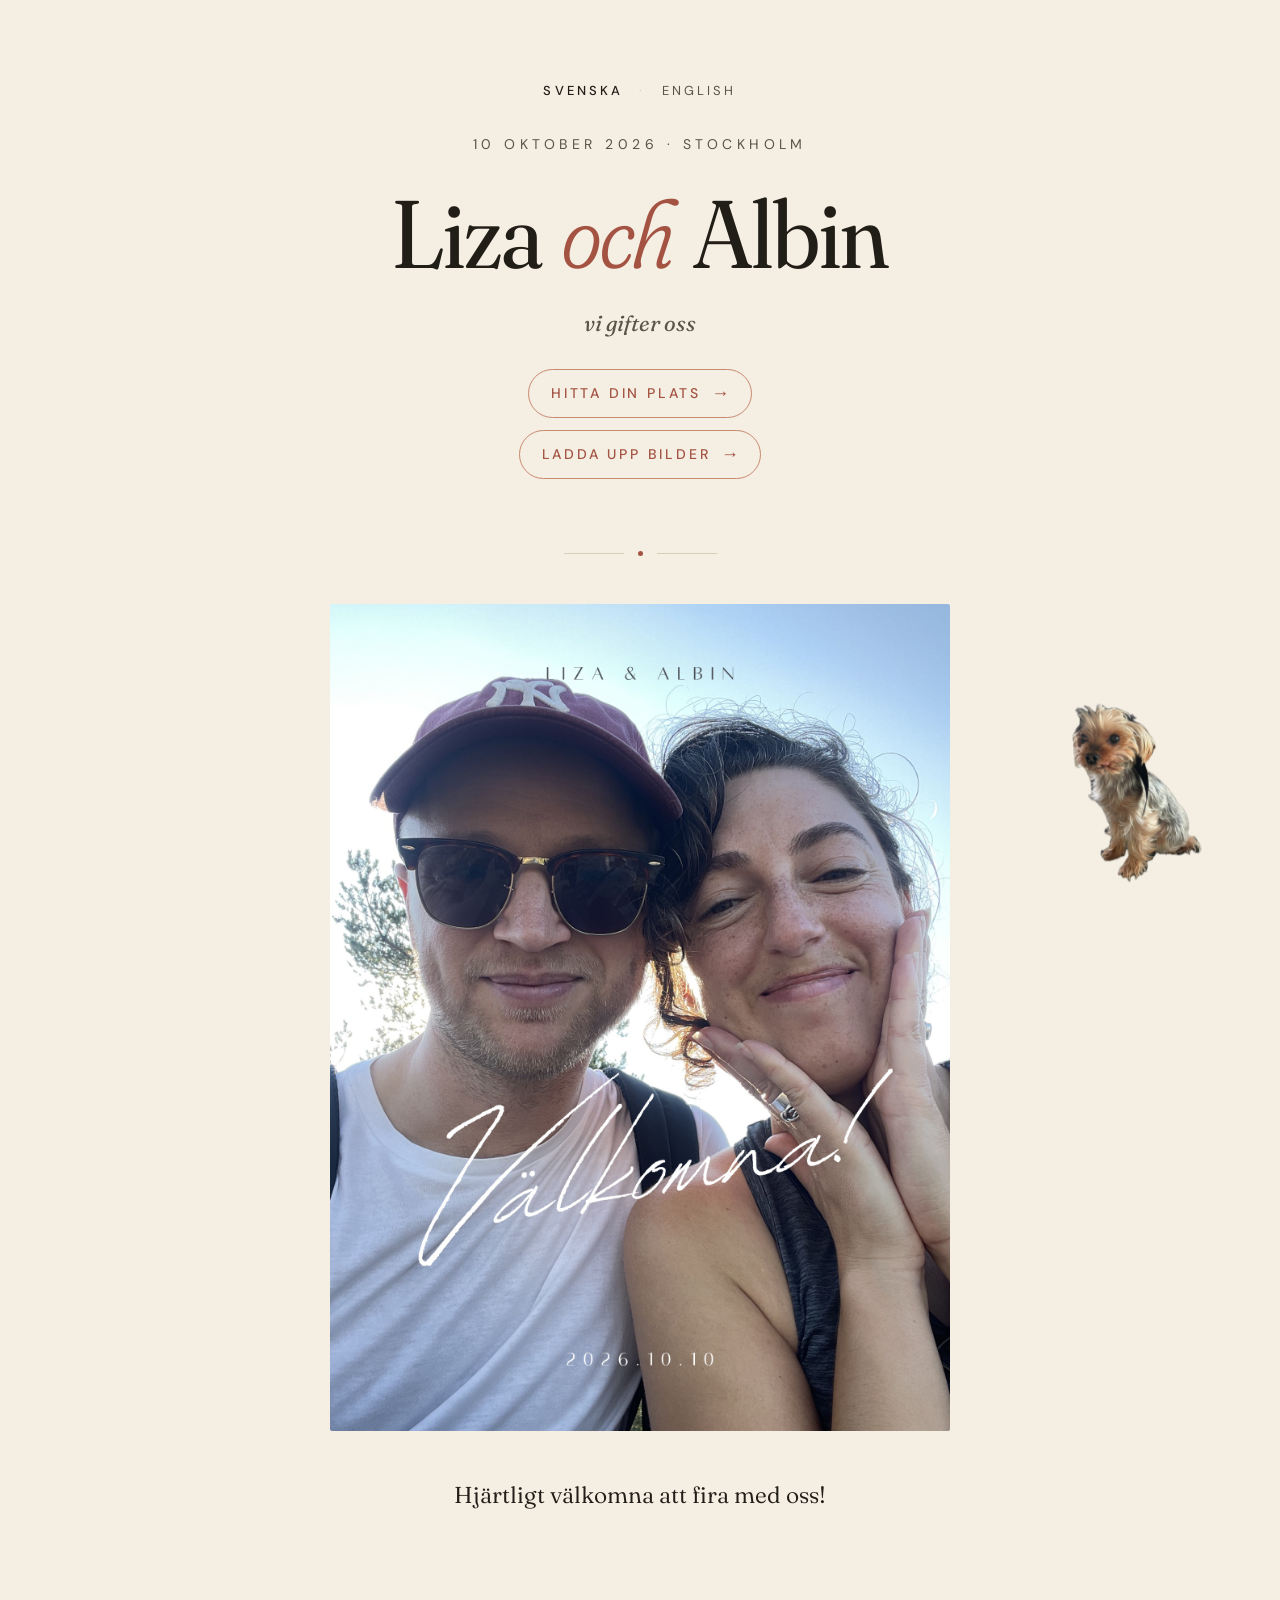
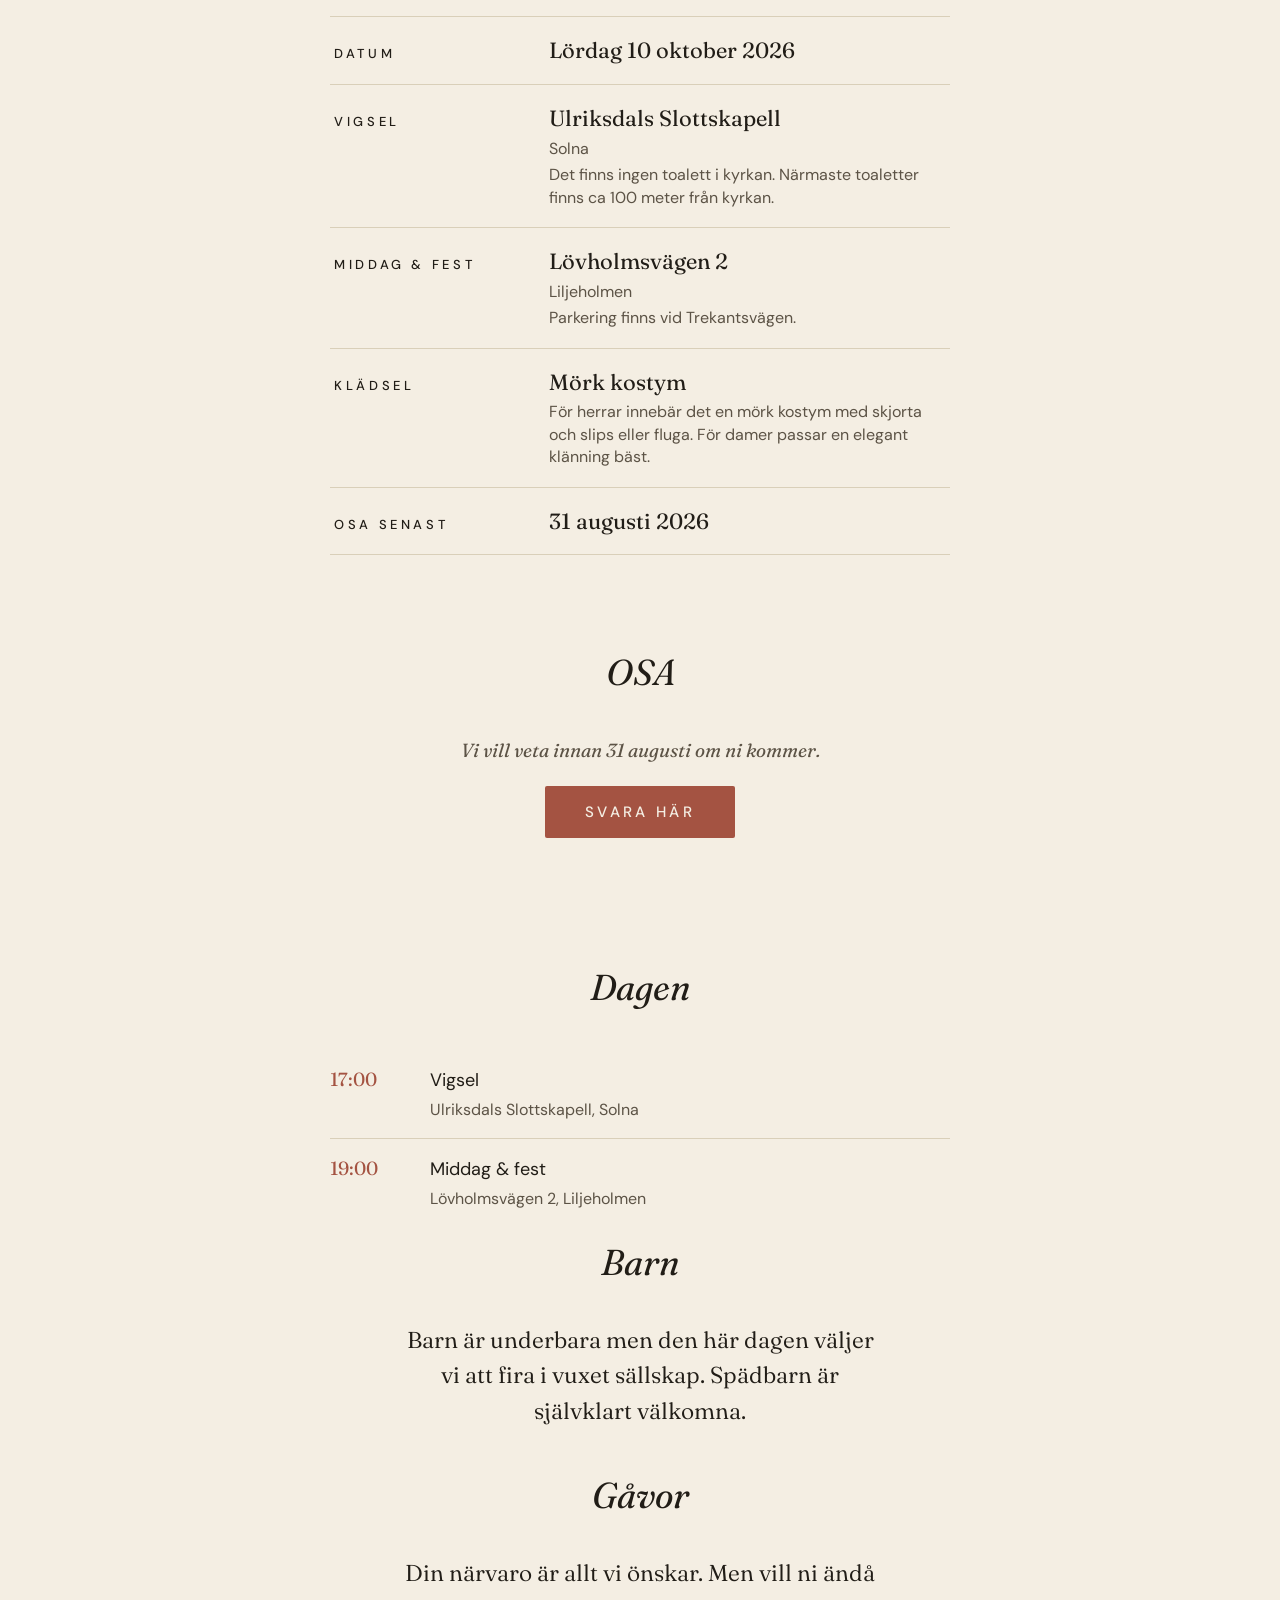
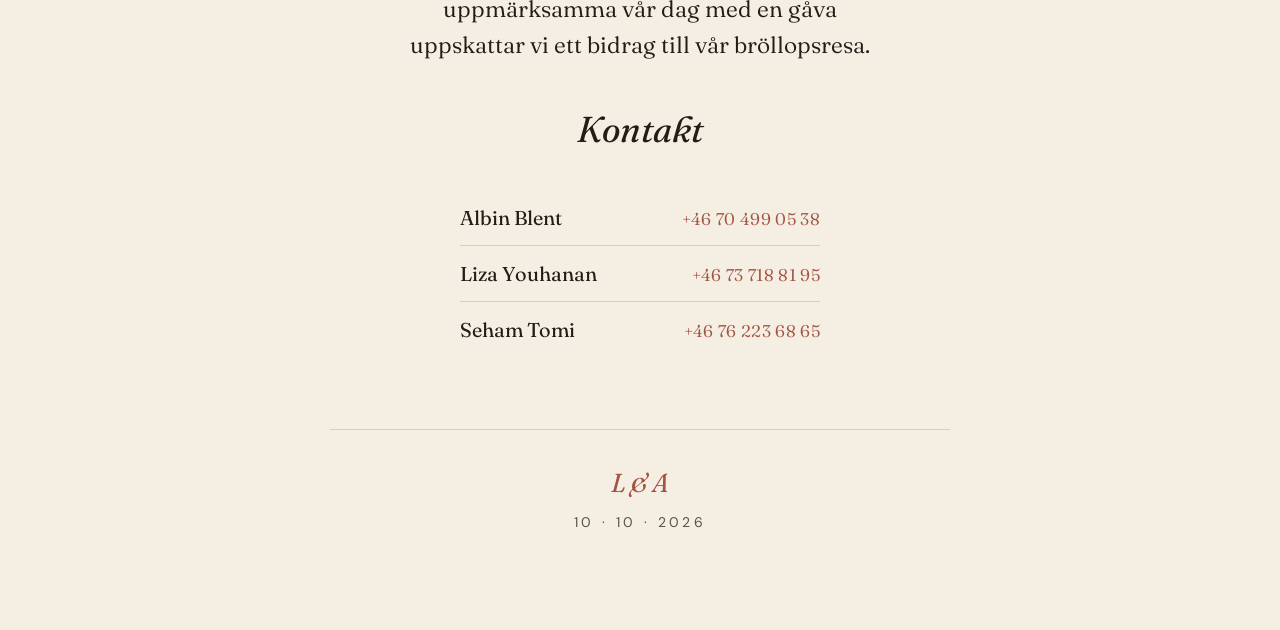
<file: index.html>
<!DOCTYPE html>
<html lang="sv">
<head>
  <meta charset="UTF-8" />
  <meta name="viewport" content="width=device-width, initial-scale=1, viewport-fit=cover" />
  <title>Liza & Albin · 10 oktober 2026</title>
  <link rel="icon" href="favicon.svg" type="image/svg+xml" />
  <meta name="description" content="Vi gifter oss och vill fira med er. OSA, plats, schema och praktisk information." />

  <!-- Open Graph / Facebook / Messenger / iMessage / WhatsApp / Slack -->
  <meta property="og:type" content="website" />
  <meta property="og:locale" content="sv_SE" />
  <meta property="og:url" content="https://lizaochalbin.se/" />
  <meta property="og:title" content="Liza & Albin · 10 oktober 2026" />
  <meta property="og:description" content="Vi gifter oss och vill fira med er." />
  <meta property="og:image" content="https://lizaochalbin.se/og-image.jpg" />
  <meta property="og:image:width" content="1200" />
  <meta property="og:image:height" content="630" />
  <meta property="og:image:alt" content="Liza och Albin" />

  <!-- Twitter / X -->
  <meta name="twitter:card" content="summary_large_image" />
  <meta name="twitter:title" content="Liza & Albin · 10 oktober 2026" />
  <meta name="twitter:description" content="Vi gifter oss och vill fira med er." />
  <meta name="twitter:image" content="https://lizaochalbin.se/og-image.jpg" />

  <link rel="canonical" href="https://lizaochalbin.se/" />

  <link rel="preconnect" href="https://fonts.googleapis.com" />
  <link rel="preconnect" href="https://fonts.gstatic.com" crossorigin />
  <link href="https://fonts.googleapis.com/css2?family=Fraunces:opsz,wght,SOFT@9..144,300..700,0..100&family=DM+Sans:wght@400;500&display=swap" rel="stylesheet" />
  <link rel="stylesheet" href="style.css?v=4" />
</head>
<body>
  <main>
    <!-- LANGUAGE SWITCHER -->
    <nav class="lang-switch">
      <a href="index.html" class="active">Svenska</a>
      <span class="lang-sep">·</span>
      <a href="en.html">English</a>
    </nav>

    <!-- HERO -->
    <header class="hero reveal reveal-1">
      <p class="eyebrow">10 oktober 2026 · Stockholm</p>
      <h1 class="names">Liza <span class="amp">och</span> Albin</h1>
      <p class="hero-sub">vi gifter oss</p>
      <nav class="hero-links">
        <a class="hero-cta" href="/bordsplacering/">Hitta din plats <span class="arrow">→</span></a>
        <a class="hero-cta" href="/bilder/">Ladda upp bilder <span class="arrow">→</span></a>
      </nav>
    </header>

    <div class="ornament reveal reveal-2">
      <span class="line"></span>
      <span class="dot"></span>
      <span class="line"></span>
    </div>

    <!-- PHOTO -->
    <section class="photo reveal reveal-2" aria-label="Foto">
      <!-- Lägg en bild på er som /images/hero.jpg i repot. Bredd ~1600px räcker. -->
      <img src="images/hero.jpg" alt="Liza och Albin" onerror="this.style.display='none'; this.nextElementSibling.style.display='flex';" />
      <div class="photo-placeholder" style="display:none;">Bild kommer här</div>
    </section>

    <!-- GREETING -->
    <section class="greeting reveal reveal-3">
      <p>Hjärtligt välkomna att fira med oss!</p>
    </section>

    <!-- DETAILS -->
    <section class="details reveal reveal-4" aria-label="Praktisk information">
      <div class="detail">
        <span class="detail-label">Datum</span>
        <span class="detail-value">
          Lördag 10 oktober 2026
        </span>
      </div>
      <div class="detail">
        <span class="detail-label">Vigsel</span>
        <span class="detail-value">
          Ulriksdals Slottskapell
          <span class="meta">Solna</span>
          <span class="meta">Det finns ingen toalett i kyrkan. Närmaste toaletter finns ca 100 meter från kyrkan.</span>
        </span>
      </div>
      <div class="detail">
        <span class="detail-label">Middag &amp; fest</span>
        <span class="detail-value">
          Lövholmsvägen 2
          <span class="meta">Liljeholmen</span>
          <span class="meta">Parkering finns vid Trekantsvägen.</span>
        </span>
      </div>
      <div class="detail">
        <span class="detail-label">Klädsel</span>
        <span class="detail-value">
          Mörk kostym
          <span class="meta">För herrar innebär det en mörk kostym med skjorta och slips eller fluga. För damer passar en elegant klänning bäst.</span>
        </span>
      </div>
      <div class="detail">
        <span class="detail-label">OSA senast</span>
        <span class="detail-value">
          31 augusti 2026
        </span>
      </div>
    </section>

    <!-- OSA -->
    <section class="osa reveal reveal-5">
      <h2 class="section-heading">OSA</h2>
      <p class="osa-deadline">Vi vill veta innan 31 augusti om ni kommer.</p>
      <button class="button" data-tally-open="ZjPVkB" data-tally-layout="modal" data-tally-auto-close="3000">Svara här</button>
    </section>

    <!-- SCHEDULE -->
    <section class="schedule reveal reveal-5">
      <h2>Dagen</h2>
      <ol class="schedule-list">
        <li class="schedule-item">
          <span class="schedule-time">17:00</span>
          <span class="schedule-event">
            Vigsel
            <span class="place">Ulriksdals Slottskapell, Solna</span>
          </span>
        </li>
        <li class="schedule-item">
          <span class="schedule-time">19:00</span>
          <span class="schedule-event">
            Middag &amp; fest
            <span class="place">Lövholmsvägen 2, Liljeholmen</span>
          </span>
        </li>
      </ol>
    </section>

    <!-- BARN -->
    <section class="greeting reveal reveal-6">
      <h2 class="section-heading">Barn</h2>
      <p>Barn är underbara men den här dagen väljer vi att fira i vuxet sällskap. Spädbarn är självklart välkomna.</p>
    </section>

    <!-- GÅVOR -->
    <section class="greeting reveal reveal-6">
      <h2 class="section-heading">Gåvor</h2>
      <p>Din närvaro är allt vi önskar. Men vill ni ändå uppmärksamma vår dag med en gåva uppskattar vi ett bidrag till vår bröllopsresa.</p>
    </section>

    <!-- KONTAKT -->
    <section class="greeting reveal reveal-6">
      <h2 class="section-heading">Kontakt</h2>
      <ul class="contact-list">
        <li><span class="contact-name">Albin Blent</span><a href="tel:+46704990538">+46 70 499 05 38</a></li>
        <li><span class="contact-name">Liza Youhanan</span><a href="tel:+46737188195">+46 73 718 81 95</a></li>
        <li><span class="contact-name">Seham Tomi</span><a href="tel:+46762236865">+46 76 223 68 65</a></li>
      </ul>
    </section>

    <!-- DOUCHI (mobile) -->
    <div class="douchi-mobile reveal reveal-6">
      <img src="images/douchi-cutout.png" alt="Douchi, vår hund" />
    </div>

    <!-- FOOTER -->
    <footer class="footer reveal reveal-6">
      <p class="footer-monogram">L &amp; A</p>
      <p class="footer-meta">10 · 10 · 2026</p>
    </footer>
  </main>

  <!-- DOUCHI (desktop) -->
  <img class="douchi-desktop" src="images/douchi-cutout.png" alt="Douchi, vår hund" />
  <script src="https://tally.so/widgets/embed.js"></script>
</body>
</html>
</file>
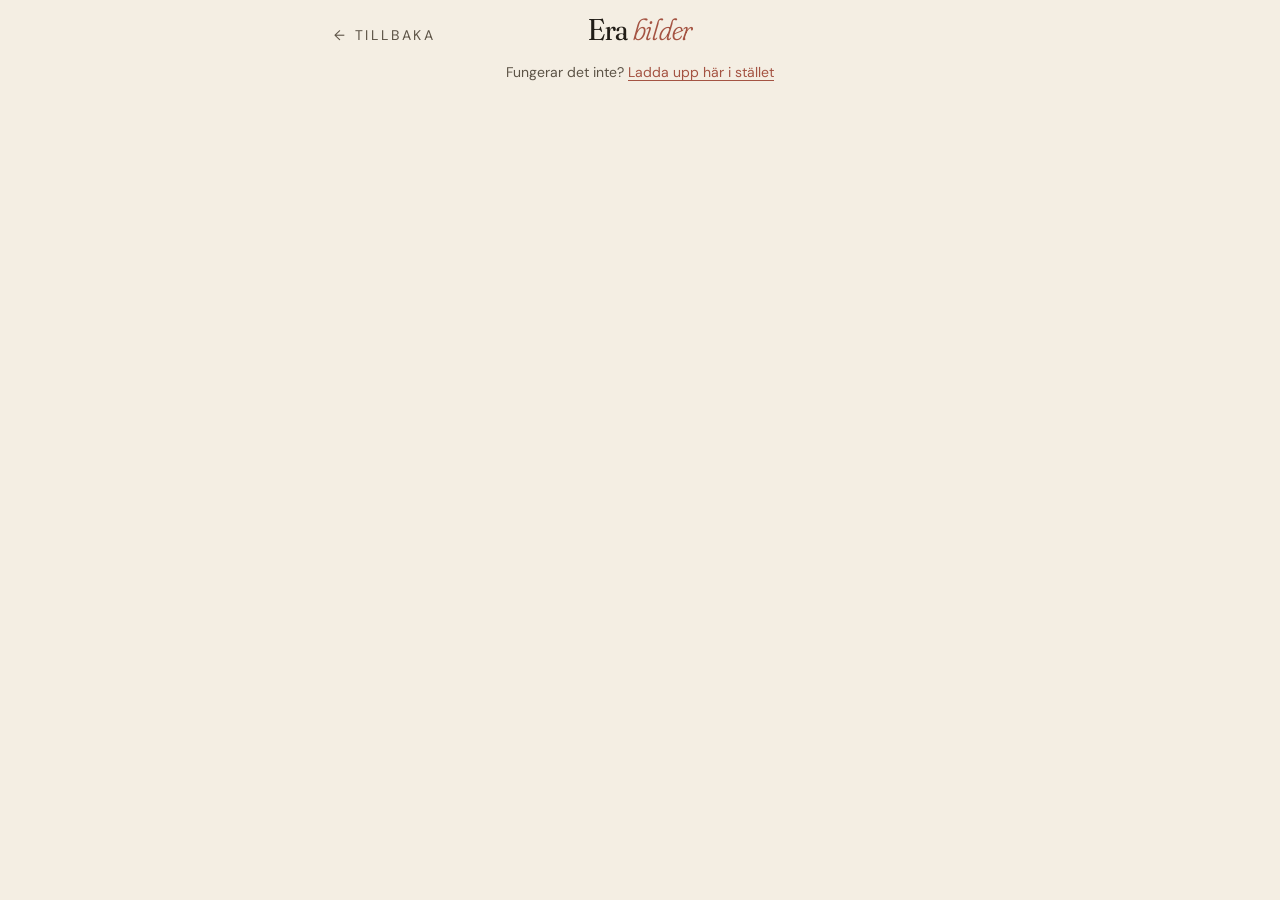
<file: bilder/index.html>
<!DOCTYPE html>
<html lang="sv">
<head>
  <meta charset="UTF-8" />
  <meta name="viewport" content="width=device-width, initial-scale=1, viewport-fit=cover" />
  <title>Bilder · Liza & Albin</title>
  <link rel="icon" href="../favicon.svg" type="image/svg+xml" />
  <meta name="description" content="Ladda upp era bilder från bröllopsdagen." />
  <meta name="robots" content="noindex" />

  <meta property="og:type" content="website" />
  <meta property="og:locale" content="sv_SE" />
  <meta property="og:url" content="https://lizaochalbin.se/bilder/" />
  <meta property="og:title" content="Bilder · Liza & Albin" />
  <meta property="og:description" content="Ladda upp era bilder från bröllopsdagen." />
  <meta property="og:image" content="https://lizaochalbin.se/og-image.jpg" />
  <meta property="og:image:width" content="1200" />
  <meta property="og:image:height" content="630" />
  <meta property="og:image:alt" content="Liza och Albin" />

  <link rel="canonical" href="https://lizaochalbin.se/bilder/" />

  <!-- Samma typsnitt som övriga sidor, men laddade utan att blockera renderingen.
       style.css har systemtypsnitt som fallback tills de har laddat. -->
  <link rel="preconnect" href="https://fonts.googleapis.com" />
  <link rel="preconnect" href="https://fonts.gstatic.com" crossorigin />
  <link href="https://fonts.googleapis.com/css2?family=Fraunces:opsz,wght,SOFT@9..144,300..700,0..100&family=DM+Sans:wght@400;500&display=swap" rel="stylesheet" media="print" onload="this.media='all'" />
  <noscript>
    <link href="https://fonts.googleapis.com/css2?family=Fraunces:opsz,wght,SOFT@9..144,300..700,0..100&family=DM+Sans:wght@400;500&display=swap" rel="stylesheet" />
  </noscript>
  <link rel="stylesheet" href="../style.css?v=4" />
  <style>
    /* Widgeten är sidan: en smal rad överst, sedan fyller den resten av skärmen.
       Sidan själv skrollar inte, bara widgeten. */
    html, body { height: 100%; overflow: hidden; }
    body { min-height: 0; padding: 0 12px; }
    main {
      display: flex;
      flex-direction: column;
      height: 100vh;
      height: 100dvh;
      padding: 14px 0 max(12px, env(safe-area-inset-bottom));
    }
    .photos-bar {
      flex: none;
      display: grid;
      grid-template-columns: 1fr auto 1fr;
      align-items: baseline;
      gap: 12px;
      padding: 0 4px;
    }
    .photos-bar .back-link { margin: 0; justify-self: start; white-space: nowrap; }
    .photos-bar .page-title { font-size: 30px; white-space: nowrap; }
    .photos-bar .upload-fallback {
      grid-column: 1 / -1;
      margin: 2px 0 0;
      font-size: 14px;
      text-align: center;
    }
    .upload {
      flex: 1;
      min-height: 0;
      margin-top: 12px;
    }
    #wedibox-embed { height: 100%; }
    /* Widgeten sätter höjd som inline-stil, därav !important. */
    #wedibox-embed iframe {
      height: 100% !important;
      min-height: 0 !important;
      max-height: 100% !important;
    }
  </style>
</head>
<body>
  <main>
    <!-- Smal rad överst: tillbaka, rubrik och reservlänk -->
    <header class="photos-bar reveal reveal-1">
      <a class="back-link" href="/">← Tillbaka</a>
      <h1 class="page-title">Era <span class="amp">bilder</span></h1>
      <p class="upload-fallback">Fungerar det inte? <a href="https://www.wedibox.com/w/photo-collection/recpb7QIzetqmmL6">Ladda upp här i stället</a></p>
    </header>

    <!-- UPPLADDNING -->
    <!-- Ingen .reveal här: widgeten kan öppna fixed-positionerade lager,
         som inte får hamna under en transform. -->
    <section class="upload" aria-label="Ladda upp bilder">
      <!-- Wedibox Photo Collection -->
      <div id="wedibox-embed" data-event="efb20f94-ae89-4a88-bf31-57d25b1299c8"></div>
      <script src="https://embed.wedibox.com/widget.js" async></script>
    </section>
  </main>
</body>
</html>
</file>
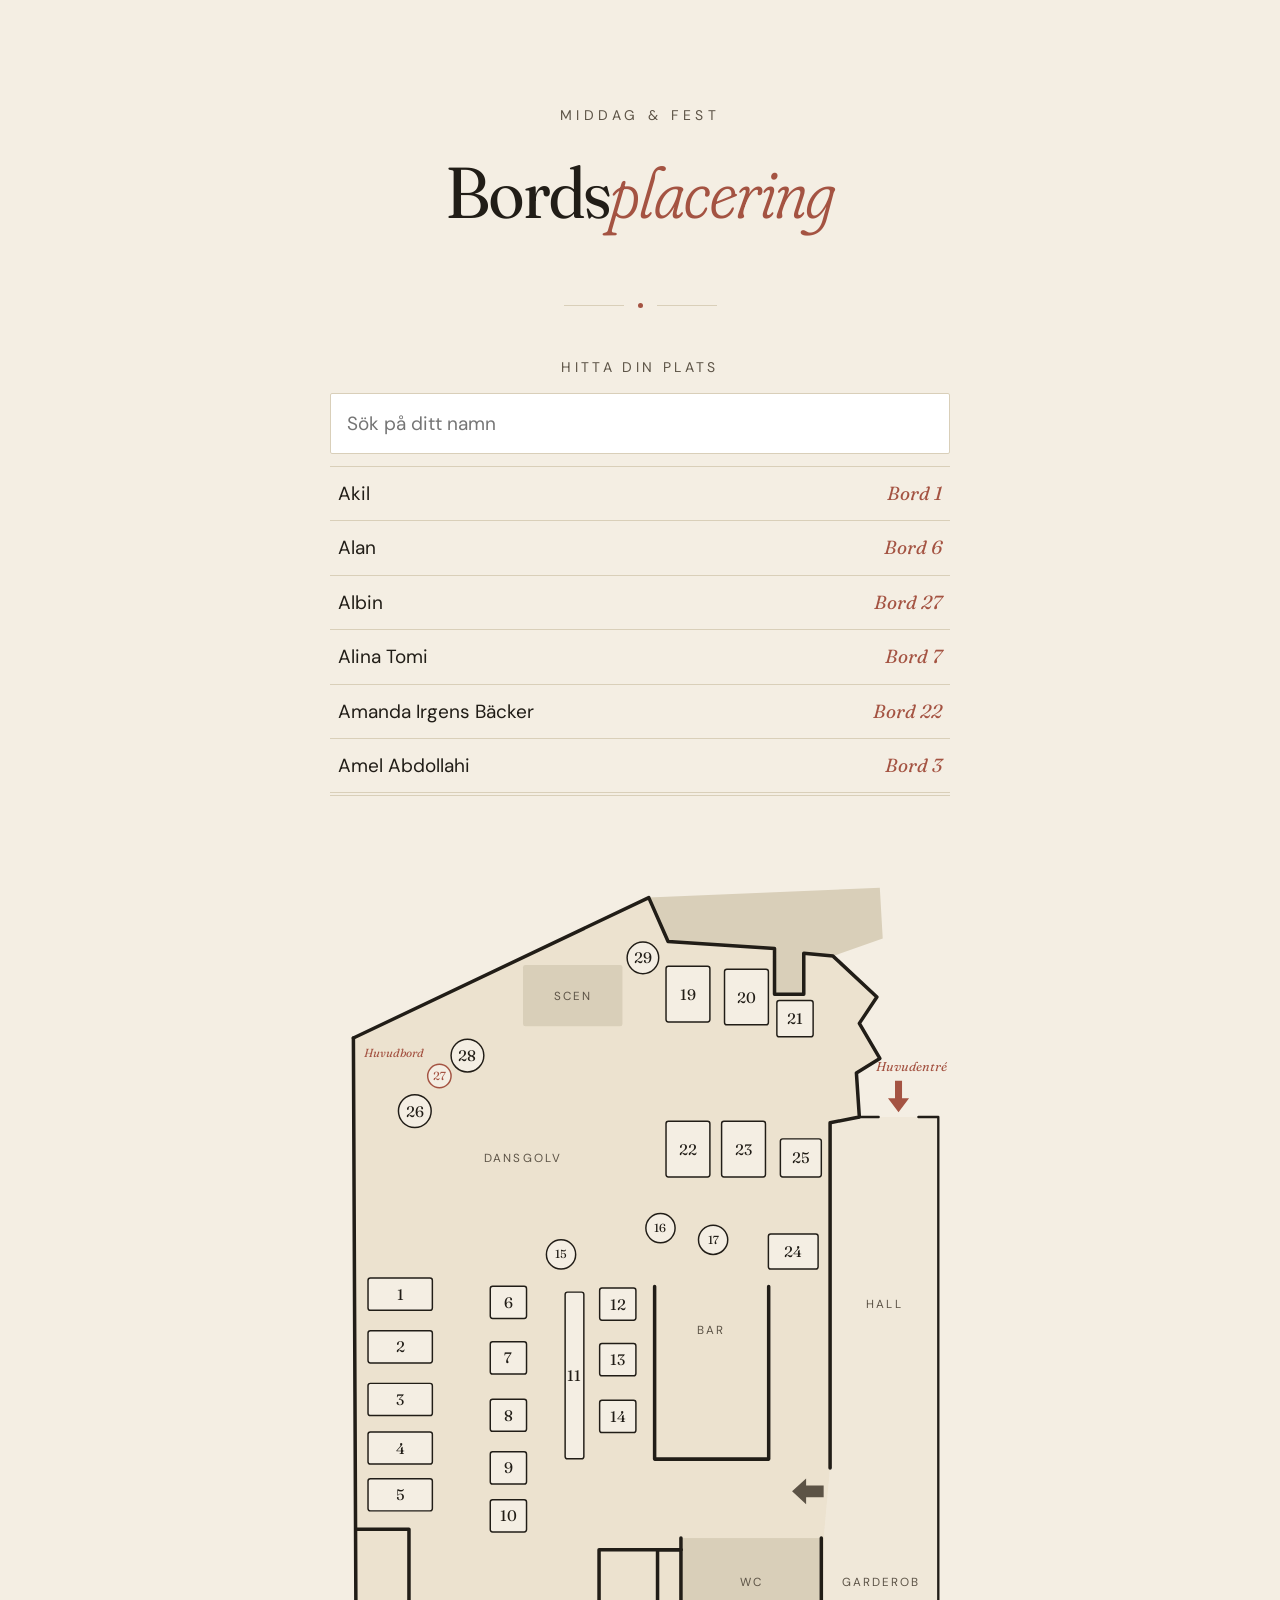
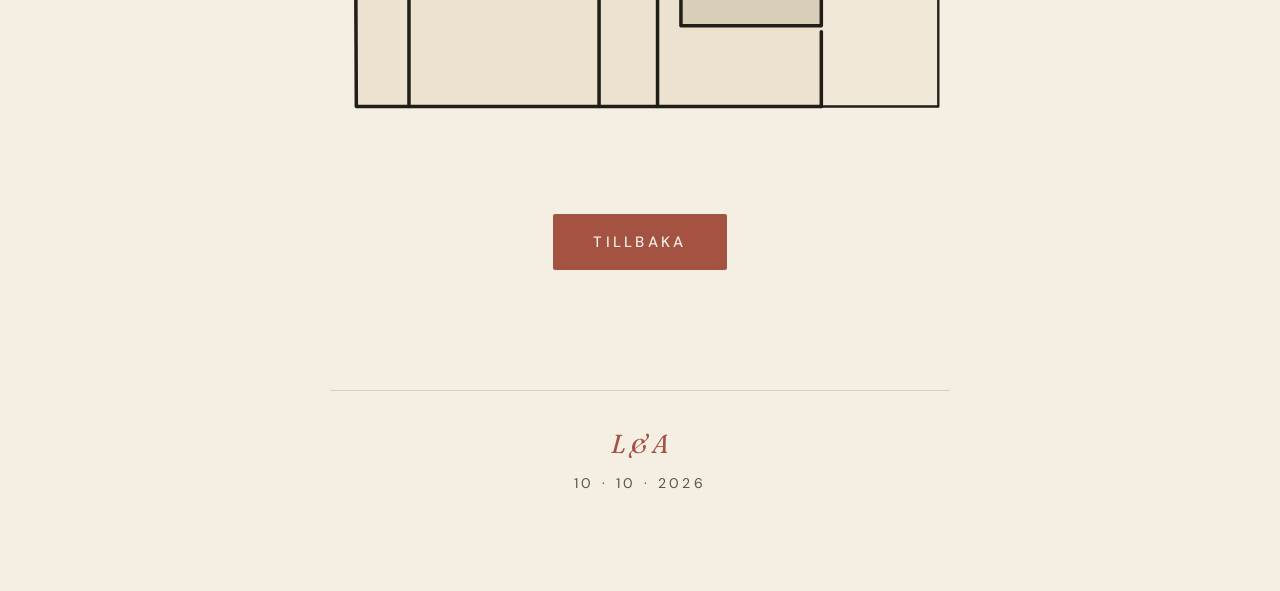
<file: bordsplacering/index.html>
<!DOCTYPE html>
<html lang="sv">
<head>
  <meta charset="UTF-8" />
  <meta name="viewport" content="width=device-width, initial-scale=1, viewport-fit=cover" />
  <title>Bordsplacering · Liza & Albin</title>
  <link rel="icon" href="../favicon.svg" type="image/svg+xml" />
  <meta name="description" content="Bordsplaceringen till middagen." />
  <meta name="robots" content="noindex" />

  <meta property="og:type" content="website" />
  <meta property="og:locale" content="sv_SE" />
  <meta property="og:url" content="https://lizaochalbin.se/bordsplacering/" />
  <meta property="og:title" content="Bordsplacering · Liza & Albin" />
  <meta property="og:description" content="Bordsplaceringen till middagen." />
  <meta property="og:image" content="https://lizaochalbin.se/og-image.jpg" />
  <meta property="og:image:width" content="1200" />
  <meta property="og:image:height" content="630" />
  <meta property="og:image:alt" content="Liza och Albin" />

  <link rel="canonical" href="https://lizaochalbin.se/bordsplacering/" />

  <!-- Samma typsnitt som övriga sidor, laddade utan att blockera renderingen. -->
  <link rel="preconnect" href="https://fonts.googleapis.com" />
  <link rel="preconnect" href="https://fonts.gstatic.com" crossorigin />
  <link href="https://fonts.googleapis.com/css2?family=Fraunces:opsz,wght,SOFT@9..144,300..700,0..100&family=DM+Sans:wght@400;500&display=swap" rel="stylesheet" media="print" onload="this.media='all'" />
  <noscript>
    <link href="https://fonts.googleapis.com/css2?family=Fraunces:opsz,wght,SOFT@9..144,300..700,0..100&family=DM+Sans:wght@400;500&display=swap" rel="stylesheet" />
  </noscript>
  <link rel="stylesheet" href="../style.css?v=4" />
  <style>
    /* Sök och gästlista */
    .seat-search { margin: 0 0 40px; }
    .seat-search label {
      display: block;
      font-size: 14px;
      letter-spacing: 0.24em;
      text-transform: uppercase;
      color: var(--ink-soft);
      text-align: center;
      margin: 0 0 14px;
    }
    .seat-search input {
      width: 100%;
      font: inherit;
      color: var(--ink);
      background: #fff;
      border: 1px solid var(--rule);
      border-radius: 2px;
      padding: 14px 16px;
      -webkit-appearance: none;
      appearance: none;
    }
    .seat-search input:focus { outline: 2px solid var(--accent-soft); outline-offset: 1px; }
    .guest-list {
      list-style: none;
      margin: 12px 0 0;
      padding: 0;
      max-height: 330px;
      overflow-y: auto;
      border-top: 1px solid var(--rule);
      border-bottom: 1px solid var(--rule);
    }
    .guest-list li + li { border-top: 1px solid var(--rule); }
    .guest-list button {
      display: flex;
      justify-content: space-between;
      align-items: baseline;
      gap: 16px;
      width: 100%;
      font: inherit;
      color: var(--ink);
      text-align: left;
      background: none;
      border: 0;
      padding: 11px 8px;
      cursor: pointer;
    }
    .guest-list button:hover,
    .guest-list button[aria-pressed="true"] { background: var(--bg-warm); }
    .guest-list .bord {
      flex: none;
      font-family: 'Fraunces', Georgia, serif;
      font-style: italic;
      color: var(--accent);
      white-space: nowrap;
    }
    .no-hits { color: var(--ink-soft); text-align: center; margin: 16px 0 0; }
    .seat-result {
      font-family: 'Fraunces', Georgia, serif;
      font-size: 24px;
      line-height: 1.3;
      text-align: center;
      margin: 0 0 16px;
      min-height: 1.3em;
      scroll-margin-top: 16px;
    }
    .seat-result strong { font-weight: 400; font-style: italic; color: var(--accent); }

    /* Ritningen över lokalen */
    .plan { margin: 0; }
    .plan svg { display: block; width: 100%; height: auto; }
    .plan .floor { fill: var(--bg-warm); }
    .plan .block { fill: var(--rule); }
    .plan .wall {
      fill: none;
      stroke: var(--ink);
      stroke-width: 6;
      stroke-linecap: round;
      stroke-linejoin: round;
    }
    .plan .wall.thin { stroke-width: 4; }
    .plan .label {
      font-family: 'DM Sans', system-ui, sans-serif;
      font-size: 20px;
      letter-spacing: 0.18em;
      fill: var(--ink-soft);
      text-anchor: middle;
      dominant-baseline: central;
    }
    .plan .hall { fill: var(--bg-warm); opacity: 0.5; }
    .plan .entrance { fill: var(--ink-soft); }
    .plan .entrance.main { fill: var(--accent); }
    .plan .entrance-label {
      font-family: 'Fraunces', Georgia, serif;
      font-style: italic;
      font-size: 22px;
      fill: var(--accent);
      text-anchor: middle;
    }

    .plan .table .shape {
      fill: var(--bg);
      stroke: var(--ink);
      stroke-width: 2.5;
    }
    .plan .table .num {
      font-family: 'Fraunces', Georgia, serif;
      font-size: 26px;
      fill: var(--ink);
      text-anchor: middle;
      dominant-baseline: central;
    }
    .plan .table.small .num { font-size: 20px; }
    .plan .table.head .shape { stroke: var(--accent); }
    .plan .table.head .num { fill: var(--accent); }
    /* Bordet man sökt fram: fylls, blinkar och får en ring som slår ut */
    .plan .table.found .shape { fill: var(--accent); stroke: var(--accent); animation: seat-blink 0.7s ease-in-out 6; }
    .plan .table.found .num { fill: #fff; }
    @keyframes seat-blink { 50% { fill: var(--bg); } }
    .plan .ping {
      fill: none;
      stroke: var(--accent);
      stroke-width: 6;
      opacity: 0;
      pointer-events: none;
      transform-box: fill-box;
      transform-origin: center;
    }
    .plan .ping.on { animation: seat-ping 1.4s ease-out 3; }
    @keyframes seat-ping {
      from { opacity: 0.9; transform: scale(0.5); }
      to { opacity: 0; transform: scale(2.6); }
    }
    @media (prefers-reduced-motion: reduce) {
      .plan .table.found .shape, .plan .ping.on { animation: none; }
    }
    .plan .head-label {
      font-family: 'Fraunces', Georgia, serif;
      font-style: italic;
      font-size: 20px;
      fill: var(--accent);
      text-anchor: end;
    }
  </style>
</head>
<body>
  <main>
    <!-- HERO -->
    <header class="hero reveal reveal-1">
      <p class="eyebrow">Middag &amp; fest</p>
      <h1 class="page-title">Bords<span class="amp">placering</span></h1>
    </header>

    <div class="ornament reveal reveal-2">
      <span class="line"></span>
      <span class="dot"></span>
      <span class="line"></span>
    </div>

    <!-- SÖK DITT NAMN -->
    <section class="seat-search reveal reveal-3">
      <label for="seatQuery">Hitta din plats</label>
      <input type="search" id="seatQuery" placeholder="Sök på ditt namn" autocomplete="off" autocorrect="off" spellcheck="false" />
      <ul class="guest-list" id="guestList"></ul>
      <p class="no-hits" id="noHits" hidden>Inga träffar. Prova med bara förnamnet.</p>
    </section>

    <!-- RITNING ÖVER LOKALEN -->
    <p class="seat-result reveal reveal-4" id="seatResult" aria-live="polite"></p>
    <figure class="plan reveal reveal-4">
      <svg viewBox="0 0 1060 1440" xmlns="http://www.w3.org/2000/svg" role="img" aria-label="Ritning över lokalen med numrerade bord">

        <!-- Golvyta -->
        <polygon class="floor" points="
          40,265 545,25 578,100 760,112 760,190 810,190 810,120 860,125
          935,195 905,240 940,300 900,325 905,400 855,410 855,1000
          845,1110 840,1408 45,1408" />

        <!-- Hallen till höger om lokalen, där gästerna kommer in -->
        <polygon class="hall" points="905,400 855,410 855,1000 845,1110 840,1408 1040,1408 1040,400" />

        <!-- Ytor som inte är golv -->
        <g id="blocks">
          <!-- Utrymme uppe till höger -->
          <polygon class="block" points="545,25 940,8 945,95 860,125 810,120 810,190 760,190 760,112 578,100" />
          <!-- Toaletter nere till höger -->
          <rect class="block" x="600" y="1120" width="240" height="150" />
          <!-- Scenen -->
          <rect class="block" x="330" y="140" width="170" height="105" rx="4" />
        </g>

        <!-- Väggar -->
        <g id="walls">
          <!-- Yttervägg: från övre vänstra hörnet, längs taket och ner längs högersidan -->
          <polyline class="wall" points="
            40,265 545,25 578,100 760,112 760,190 810,190 810,120 860,125
            935,195 905,240 940,300 900,325 905,400 855,410 855,1000" />
          <!-- Hallens ytterväggar, med öppning för huvudentrén i norr -->
          <line class="wall thin" x1="905" y1="400" x2="938" y2="400" />
          <polyline class="wall thin" points="1006,400 1040,400 1040,1408 840,1408" />
          <!-- Vänstervägg och nederkant -->
          <polyline class="wall" points="40,265 45,1408 560,1408 560,1140 600,1140" />

          <!-- Rummet nere till vänster -->
          <polyline class="wall" points="45,1105 135,1105 135,1408" />
          <polyline class="wall" points="460,1408 460,1140 600,1140" />

          <!-- Baren -->
          <polyline class="wall" points="555,690 555,985 750,985 750,690" />

          <!-- Toaletter -->
          <polyline class="wall" points="600,1120 600,1270 840,1270 840,1120" />

          <!-- Nedre högra delen -->
          <line class="wall" x1="560" y1="1408" x2="840" y2="1408" />
          <line class="wall" x1="840" y1="1280" x2="840" y2="1408" />
        </g>

        <!-- Rumsnamn -->
        <g id="labels">
          <text class="label" x="652" y="765">BAR</text>
          <text class="label" x="720" y="1195">WC</text>
          <text class="label" x="415" y="193">SCEN</text>
          <text class="label" x="330" y="470">DANSGOLV</text>
          <text class="label" x="948" y="720">HALL</text>
          <text class="label" x="942" y="1195">GARDEROB</text>
        </g>

        <!-- Ingångar -->
        <g id="entrances">
          <!-- Huvudentrén: norrifrån in i hallen -->
          <path class="entrance main" d="M966,338 h12 v30 h12 l-18,24 -18,-24 h12 z" />
          <text class="entrance-label" x="995" y="322">Huvudentré</text>
          <path class="entrance" d="M844,1030 h-30 v-12 l-24,22 24,22 v-12 h30 z" />
        </g>

        <!-- Borden. Mitten på varje bord är talets x/y, id:t används av namnsökningen. -->
        <g id="tables">
          <g class="table" id="bord-1" data-bord="1"><rect class="shape" x="65" y="675.5" width="110" height="55" rx="4" /><text class="num" x="120" y="703">1</text></g>
          <g class="table" id="bord-2" data-bord="2"><rect class="shape" x="65" y="765.5" width="110" height="55" rx="4" /><text class="num" x="120" y="793">2</text></g>
          <g class="table" id="bord-3" data-bord="3"><rect class="shape" x="65" y="855.5" width="110" height="55" rx="4" /><text class="num" x="120" y="883">3</text></g>
          <g class="table" id="bord-4" data-bord="4"><rect class="shape" x="65" y="938.5" width="110" height="55" rx="4" /><text class="num" x="120" y="966">4</text></g>
          <g class="table" id="bord-5" data-bord="5"><rect class="shape" x="65" y="1018.5" width="110" height="55" rx="4" /><text class="num" x="120" y="1046">5</text></g>
          <g class="table" id="bord-6" data-bord="6"><rect class="shape" x="274" y="689.5" width="62" height="55" rx="4" /><text class="num" x="305" y="717">6</text></g>
          <g class="table" id="bord-7" data-bord="7"><rect class="shape" x="274" y="784.5" width="62" height="55" rx="4" /><text class="num" x="305" y="812">7</text></g>
          <g class="table" id="bord-8" data-bord="8"><rect class="shape" x="274" y="882.5" width="62" height="55" rx="4" /><text class="num" x="305" y="910">8</text></g>
          <g class="table" id="bord-9" data-bord="9"><rect class="shape" x="274" y="972.5" width="62" height="55" rx="4" /><text class="num" x="305" y="1000">9</text></g>
          <g class="table" id="bord-10" data-bord="10"><rect class="shape" x="274" y="1054.5" width="62" height="55" rx="4" /><text class="num" x="305" y="1082">10</text></g>
          <g class="table" id="bord-11" data-bord="11"><rect class="shape" x="402" y="699.5" width="32" height="285" rx="4" /><text class="num" x="418" y="842">11</text></g>
          <g class="table" id="bord-12" data-bord="12"><rect class="shape" x="461" y="692.5" width="62" height="55" rx="4" /><text class="num" x="492" y="720">12</text></g>
          <g class="table" id="bord-13" data-bord="13"><rect class="shape" x="461" y="787.5" width="62" height="55" rx="4" /><text class="num" x="492" y="815">13</text></g>
          <g class="table" id="bord-14" data-bord="14"><rect class="shape" x="461" y="884.5" width="62" height="55" rx="4" /><text class="num" x="492" y="912">14</text></g>
          <g class="table small" id="bord-15" data-bord="15"><circle class="shape" cx="395" cy="635" r="25" /><text class="num" x="395" y="635">15</text></g>
          <g class="table small" id="bord-16" data-bord="16"><circle class="shape" cx="565" cy="590" r="25" /><text class="num" x="565" y="590">16</text></g>
          <g class="table small" id="bord-17" data-bord="17"><circle class="shape" cx="655" cy="610" r="25" /><text class="num" x="655" y="610">17</text></g>
          <g class="table" id="bord-19" data-bord="19"><rect class="shape" x="574.5" y="142.5" width="75" height="95" rx="4" /><text class="num" x="612" y="190">19</text></g>
          <g class="table" id="bord-20" data-bord="20"><rect class="shape" x="674.5" y="147.5" width="75" height="95" rx="4" /><text class="num" x="712" y="195">20</text></g>
          <g class="table" id="bord-21" data-bord="21"><rect class="shape" x="764" y="201" width="62" height="62" rx="4" /><text class="num" x="795" y="232">21</text></g>
          <g class="table" id="bord-22" data-bord="22"><rect class="shape" x="574.5" y="407.5" width="75" height="95" rx="4" /><text class="num" x="612" y="455">22</text></g>
          <g class="table" id="bord-23" data-bord="23"><rect class="shape" x="669.5" y="407.5" width="75" height="95" rx="4" /><text class="num" x="707" y="455">23</text></g>
          <g class="table" id="bord-24" data-bord="24"><rect class="shape" x="749.5" y="600" width="85" height="60" rx="4" /><text class="num" x="792" y="630">24</text></g>
          <g class="table" id="bord-25" data-bord="25"><rect class="shape" x="770" y="437.5" width="70" height="65" rx="4" /><text class="num" x="805" y="470">25</text></g>
          <g class="table" id="bord-26" data-bord="26"><circle class="shape" cx="145" cy="390" r="28" /><text class="num" x="145" y="390">26</text></g>
          <g class="table head small" id="bord-27" data-bord="27"><circle class="shape" cx="187" cy="330" r="20" /><text class="num" x="187" y="330">27</text></g>
          <g class="table" id="bord-28" data-bord="28"><circle class="shape" cx="235" cy="295" r="28" /><text class="num" x="235" y="295">28</text></g>
          <g class="table" id="bord-29" data-bord="29"><circle class="shape" cx="535" cy="128" r="27" /><text class="num" x="535" y="128">29</text></g>
        </g>
        <text class="head-label" x="160" y="298">Huvudbord</text>
        <circle class="ping" id="ping" r="40" />
      </svg>
    </figure>

    <section class="osa reveal reveal-5">
      <a class="button" href="/">Tillbaka</a>
    </section>

    <!-- FOOTER -->
    <footer class="footer reveal reveal-6">
      <p class="footer-monogram">L &amp; A</p>
      <p class="footer-meta">10 · 10 · 2026</p>
    </footer>
  </main>
  <script>
    // Bordsplaceringen, kopierad från kalkylbladet 8 oktober 2026. Bordsnummer -> gäster.
    const SEATING = {
      1: ['Seham Tomi', 'Emanuel Tomi', 'Basil Tomi', 'Akil', 'Nabil Tomi', 'Nehla Shaya', 'Salam Abdul Ahat', 'Sam Tomi'],
      2: ['Erik Löfgren', 'Anna Jernqvist Löfgren', 'Anna Hedlund', 'Jonas Hedlund', 'Mattias Löfgren', 'Jin Persson Löfgren', 'Martin Björkstrand', 'Jonas Åberg', 'Stina Åberg'],
      3: ['Soheer Bahnam', 'Rounak Otman', 'Basem Naji', 'Sundus Naji', 'Amel Abdollahi', 'Hanan Nissan', 'Anita Albazi', 'Janan Nissan'],
      4: ['Bironia Orahem', 'Klela Orahem', 'Sorma Orahem', 'Dinkha Elia', 'Nadyia Elia'],
      5: ['Younia Primo', 'Shamasha William Kojo', 'Hilda Benjamin', 'William Benjamin'],
      6: ['Alan', 'Gabriela', 'Inanna', 'Emilia', 'Anda', 'Florin'],
      7: ['Jean Andria', 'Alina Tomi', 'Marten Andria', 'Tina Andria', 'Melissa', 'Mariella', 'Eptisam Mansor'],
      8: ['Karin Blent', 'Roger Blent', 'Krister Löfgren', 'Bo Löfgren', 'Mikael Blent', 'Anette Blent'],
      9: ['Julette Adam', 'Barno Isa', 'Helena Ibrahim', 'Tabbi', 'Samir Kado', 'Suzan Kado'],
      10: ['Hala Namrood', 'Michel', 'Selma Namrood', 'Zeinab Muslem'],
      11: ['Malik Abona', 'Nadia Abona', 'Toni Abona', 'Naharen Benjamin', 'Mona Abona', 'Mariam Gallo', 'Mathias Gallo', 'Aschur Nikola', 'Tania Nikola', 'Magid Abona', 'Magida Abona', 'Rafid Malan', 'Vivian Malan', 'Stefan Hanna', 'Havin Hanna', 'Tomas Hanna', 'Rania Hanna'],
      12: ['Viktor Blent', 'Lisa Bast', 'Johan Blent', 'Theresia Jonsson', 'Jonas Blent', 'Lina Sjöbom', 'Nathalie Blent', 'Kalle Karlsson'],
      13: ['Rouzbeh Djalaie', 'Rasmus Columbus', 'Rana Soleimani', 'Janett Khador', 'Amela Mahovic', 'Hanna Thåström'],
      14: ['Robin Von Euw', 'Staffan Berg Persson', 'Johan Cederlöf', 'Elin Rydner', 'Anton Karlsson'],
      15: ['Daniel Arameus', 'Norhan Youssef', 'Siham Youssef'],
      16: ['Hazim Katto', 'Sahira'],
      17: ['Antsar Almalih', 'Basima Gebrail', 'Maria Gur (Hanna)'],
      19: ['Samira Kado', 'Iskander Bikasha', 'Lena Kado', 'Wisam Malan', 'Ramsi Yousef', 'Linda Kado'],
      20: ['Yasamin Lahdo', 'Ziad Sabah Salman', 'Shmeran Salman', 'Tanya Salman', 'Kostas Salman', 'Tony Salman'],
      21: ['Robin Lindberg', 'Lauren Lindberg', 'Therese Heimberger', 'Josefine Lindqvist', 'Karin Ericsson', 'Ludwig Forsberg', 'Josefin Larsson', 'Emilia Roosmark'],
      22: ['Antonia Anderson', 'Jocke Setterwall', 'Jonte Herlitz', 'Hanna Schück', 'Carl Rosendahl', 'Rachel Wu', 'Max Eriksson', 'Sara Jernberg', 'Kasper Irgens Bäcker', 'Amanda Irgens Bäcker'],
      23: ['Saliba Merza', 'Andre Hamik', 'Ivan Feili', 'William Feili', 'Wilsen Salem'],
      24: ['Emma Persson', 'Sven Ahlberg', 'Sanna Tyni', 'Eric Gratorp', 'Niclas Sjökvist', 'Rebecka Melin Rydfalk', 'Viktor Lindberg', 'Matilda Lindberg'],
      25: ['Olle Ax', 'Attozza Kiai', 'Danne Bredin', 'Selma Kling', 'Sauptak Banerjee', 'Michael Sparr', 'Mattias Ljungberg', 'Stina Åkesson'],
      26: ['Lina', 'Zoi', 'Marina', 'Linn'],
      27: ['Albin', 'Liza'],
      28: ['Robin', 'Simon', 'Micke', 'Jesper'],
    };

    // Sökningen bryr sig inte om stora/små bokstäver eller accenter.
    const fold = s => s.normalize('NFD').replace(/[̀-ͯ]/g, '').toLowerCase();

    const guests = Object.entries(SEATING)
      .flatMap(([table, names]) => names.map(name => ({ name, table: Number(table), key: fold(name) })))
      .sort((a, b) => a.name.localeCompare(b.name, 'sv'));

    const list = document.getElementById('guestList');
    const query = document.getElementById('seatQuery');
    const noHits = document.getElementById('noHits');
    const result = document.getElementById('seatResult');
    const ping = document.getElementById('ping');

    for (const g of guests) {
      const li = document.createElement('li');
      const btn = document.createElement('button');
      btn.type = 'button';
      btn.setAttribute('aria-pressed', 'false');
      const name = document.createElement('span');
      name.textContent = g.name;
      const bord = document.createElement('span');
      bord.className = 'bord';
      bord.textContent = 'Bord ' + g.table;
      btn.append(name, bord);
      btn.addEventListener('click', () => show(g, btn));
      li.append(btn);
      list.append(li);
      g.li = li;
    }

    query.addEventListener('input', () => {
      const words = fold(query.value).split(/\s+/).filter(Boolean);
      let hits = 0;
      for (const g of guests) {
        const match = words.every(w => g.key.includes(w));
        g.li.hidden = !match;
        if (match) hits++;
      }
      list.hidden = hits === 0;
      noHits.hidden = hits !== 0;
    });

    function show(g, btn) {
      for (const b of list.querySelectorAll('[aria-pressed="true"]')) b.setAttribute('aria-pressed', 'false');
      btn.setAttribute('aria-pressed', 'true');

      result.replaceChildren(g.name + ' sitter vid ');
      const strong = document.createElement('strong');
      strong.textContent = g.table === 27 ? 'huvudbordet' : 'bord ' + g.table;
      result.append(strong);

      for (const t of document.querySelectorAll('.plan .table.found')) t.classList.remove('found');
      const table = document.getElementById('bord-' + g.table);
      const box = table.querySelector('.shape').getBBox();
      ping.setAttribute('cx', box.x + box.width / 2);
      ping.setAttribute('cy', box.y + box.height / 2);
      ping.classList.remove('on');
      void table.getBoundingClientRect(); // starta om animationerna om samma bord väljs igen
      table.classList.add('found');
      ping.classList.add('on');

      const calm = matchMedia('(prefers-reduced-motion: reduce)').matches;
      result.scrollIntoView({ behavior: calm ? 'auto' : 'smooth', block: 'start' });
    }
  </script>
</body>
</html>
</file>
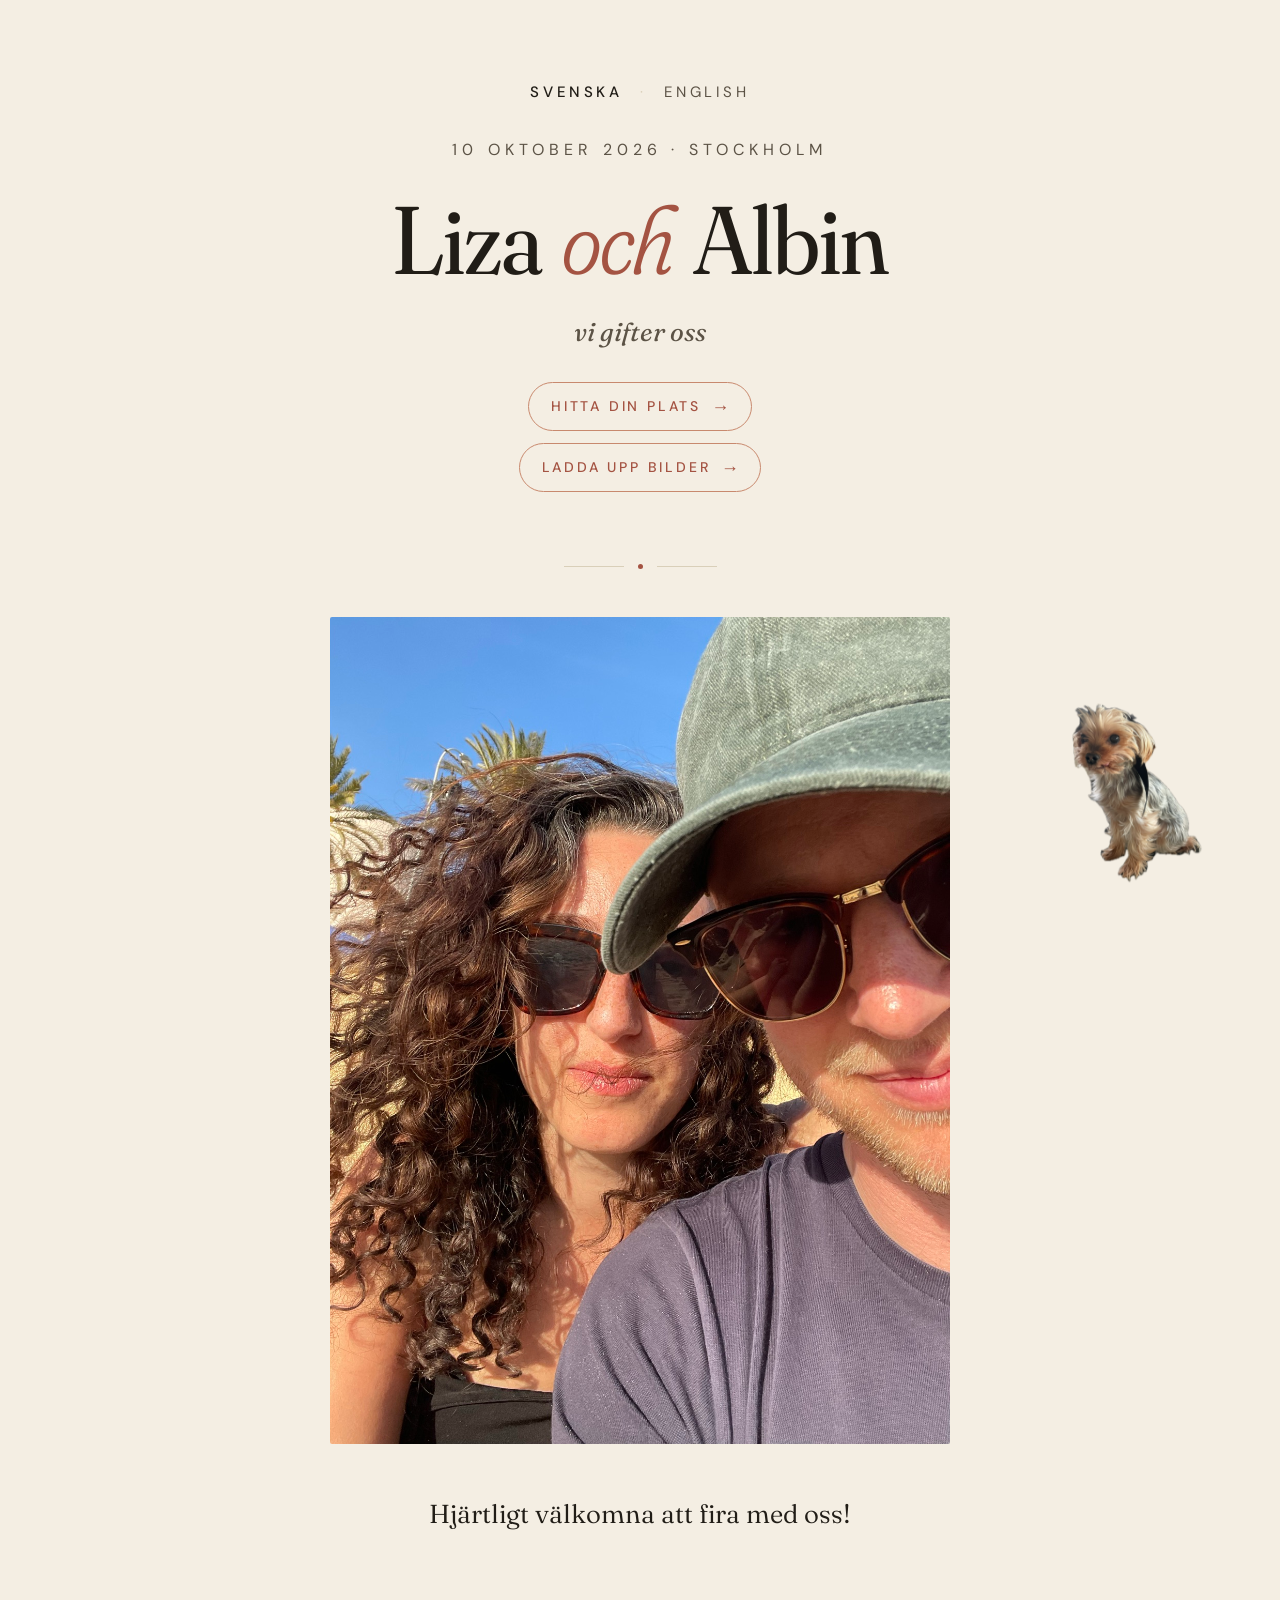
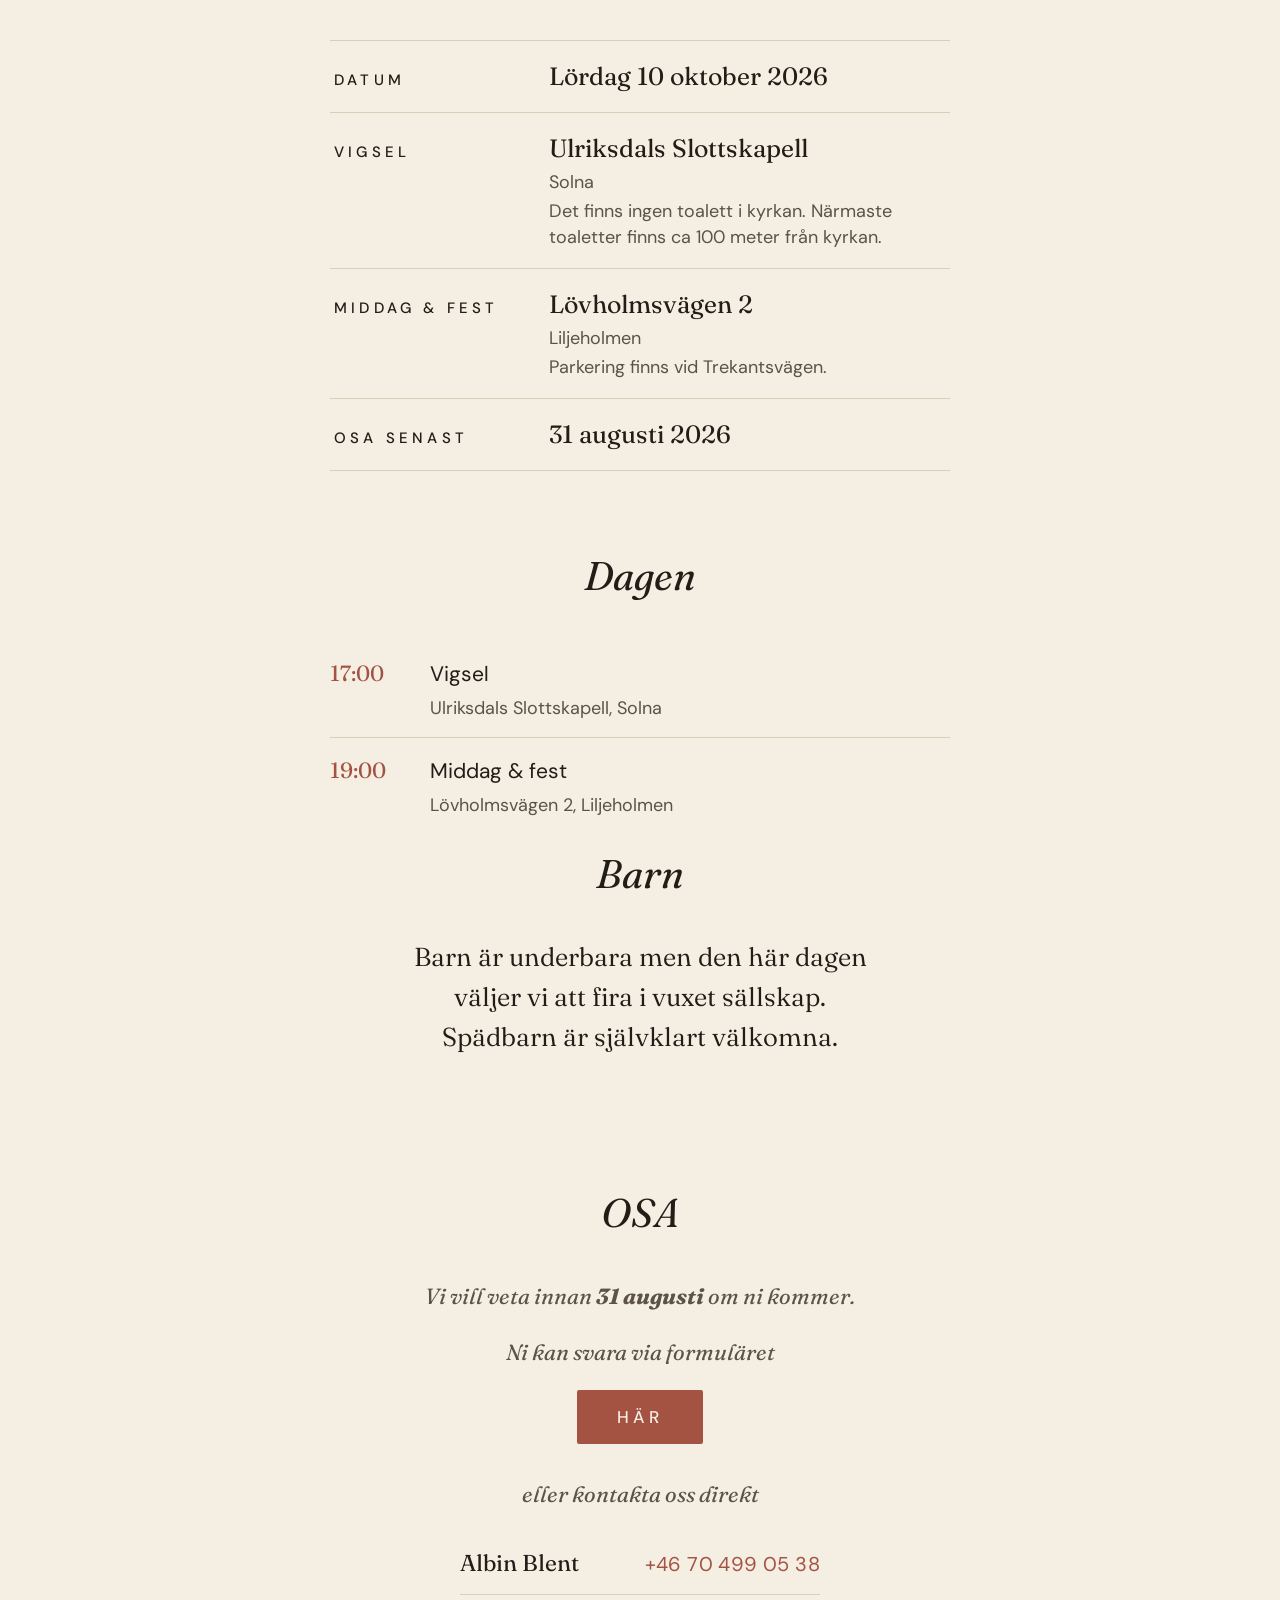
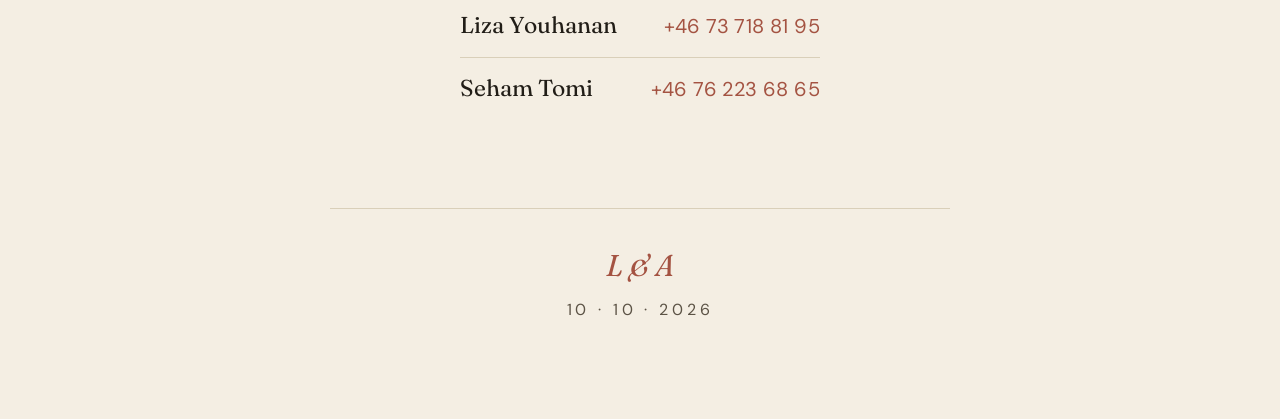
<file: bröllop.html>
<!DOCTYPE html>
<html lang="sv">
<head>
  <meta charset="UTF-8" />
  <meta name="viewport" content="width=device-width, initial-scale=1, viewport-fit=cover" />
  <title>Liza & Albin · 10 oktober 2026</title>
  <link rel="icon" href="favicon.svg" type="image/svg+xml" />
  <meta name="description" content="Vi gifter oss och vill fira med er. OSA, plats, schema och praktisk information." />

  <!-- Open Graph / Facebook / Messenger / iMessage / WhatsApp / Slack -->
  <meta property="og:type" content="website" />
  <meta property="og:locale" content="sv_SE" />
  <meta property="og:url" content="https://lizaochalbin.se/" />
  <meta property="og:title" content="Liza & Albin · 10 oktober 2026" />
  <meta property="og:description" content="Vi gifter oss och vill fira med er!" />

  <!-- Twitter / X -->
  <meta name="twitter:card" content="summary_large_image" />
  <meta name="twitter:title" content="Liza & Albin · 10 oktober 2026" />
  <meta name="twitter:description" content="Vi gifter oss och vill fira med er." />
  <meta name="twitter:image" content="https://lizaochalbin.se/og-image.jpg" />

  <link rel="canonical" href="https://lizaochalbin.se/" />

  <link rel="preconnect" href="https://fonts.googleapis.com" />
  <link rel="preconnect" href="https://fonts.gstatic.com" crossorigin />
  <link href="https://fonts.googleapis.com/css2?family=Fraunces:opsz,wght,SOFT@9..144,300..700,0..100&family=DM+Sans:wght@400;500&display=swap" rel="stylesheet" />
  <link rel="stylesheet" href="style.css?v=4" />
  <style>
    html, body { font-size: 22px; }
    .lang-switch { font-size: 15px; }
    .eyebrow { font-size: 16px; }
    .hero-sub { font-size: 26px; }
    .greeting { font-size: 26px; }
    .detail-label { font-size: 15px; }
    .detail-value { font-size: 25px; }
    .detail-value .meta { font-size: 18px; }
    .schedule h2, .section-heading { font-size: 40px; }
    .schedule-time { font-size: 22px; }
    .schedule-event { font-size: 21px; }
    .schedule-event .place { font-size: 18px; }
    .contact-list li { font-size: 21px; }
    .contact-name { font-size: 23px; }
    .contact-list a { font-size: 20px; }
    .osa-deadline { font-size: 22px; }
    .button { font-size: 17px; }
    .footer-monogram { font-size: 30px; }
    .footer-meta { font-size: 16px; }
    .douchi-desktop {
      display: none;
    }
    .douchi-mobile {
      text-align: center;
    }
    .douchi-mobile img {
      width: 200px;
      height: auto;
    }
    @media (min-width: 700px) {
      .douchi-desktop {
        display: block;
        position: fixed;
        bottom: 0;
        right: 24px;
        width: 220px;
        height: auto;
        z-index: 10;
        pointer-events: none;
      }
      .douchi-mobile {
        display: none;
      }
    }
  </style>
</head>
<body>
  <main>
    <!-- LANGUAGE SWITCHER -->
    <nav class="lang-switch">
      <a href="bröllop.html" class="active">Svenska</a>
      <span class="lang-sep">·</span>
      <a href="en.html">English</a>
    </nav>

    <!-- HERO -->
    <header class="hero reveal reveal-1">
      <p class="eyebrow">10 oktober 2026 · Stockholm</p>
      <h1 class="names">Liza <span class="amp">och</span> Albin</h1>
      <p class="hero-sub">vi gifter oss</p>
      <nav class="hero-links">
        <a class="hero-cta" href="/bordsplacering/">Hitta din plats <span class="arrow">→</span></a>
        <a class="hero-cta" href="/bilder/">Ladda upp bilder <span class="arrow">→</span></a>
      </nav>
    </header>

    <div class="ornament reveal reveal-2">
      <span class="line"></span>
      <span class="dot"></span>
      <span class="line"></span>
    </div>

    <!-- PHOTO -->
    <section class="photo reveal reveal-2" aria-label="Foto">
      <!-- Lägg en bild på er som /images/hero.jpg i repot. Bredd ~1600px räcker. -->
      <img src="images/hero-bröllop.jpg" alt="Liza och Albin" onerror="this.style.display='none'; this.nextElementSibling.style.display='flex';" />
      <div class="photo-placeholder" style="display:none;">Bild kommer här</div>
    </section>

    <!-- GREETING -->
    <section class="greeting reveal reveal-3">
      <p>Hjärtligt välkomna att fira med oss!</p>
    </section>

    <!-- DETAILS -->
    <section class="details reveal reveal-4" aria-label="Praktisk information">
      <div class="detail">
        <span class="detail-label">Datum</span>
        <span class="detail-value">
          Lördag 10 oktober 2026
        </span>
      </div>
      <div class="detail">
        <span class="detail-label">Vigsel</span>
        <span class="detail-value">
          Ulriksdals Slottskapell
          <span class="meta">Solna</span>
          <span class="meta">Det finns ingen toalett i kyrkan. Närmaste toaletter finns ca 100 meter från kyrkan.</span>
        </span>
      </div>
      <div class="detail">
        <span class="detail-label">Middag &amp; fest</span>
        <span class="detail-value">
          Lövholmsvägen 2
          <span class="meta">Liljeholmen</span>
          <span class="meta">Parkering finns vid Trekantsvägen.</span>
        </span>
      </div>
      <div class="detail">
        <span class="detail-label">OSA senast</span>
        <span class="detail-value">
          31 augusti 2026
        </span>
      </div>
    </section>

    <!-- SCHEDULE -->
    <section class="schedule reveal reveal-5">
      <h2>Dagen</h2>
      <ol class="schedule-list">
        <li class="schedule-item">
          <span class="schedule-time">17:00</span>
          <span class="schedule-event">
            Vigsel
            <span class="place">Ulriksdals Slottskapell, Solna</span>
          </span>
        </li>
        <li class="schedule-item">
          <span class="schedule-time">19:00</span>
          <span class="schedule-event">
            Middag &amp; fest
            <span class="place">Lövholmsvägen 2, Liljeholmen</span>
          </span>
        </li>
      </ol>
    </section>

    <!-- BARN -->
    <section class="greeting reveal reveal-6">
      <h2 class="section-heading">Barn</h2>
      <p>Barn är underbara men den här dagen väljer vi att fira i vuxet sällskap. Spädbarn är självklart välkomna.</p>
    </section>

    <!-- OSA -->
    <section class="osa reveal reveal-5">
      <h2 class="section-heading">OSA</h2>
      <p class="osa-deadline">Vi vill veta innan <strong>31 augusti</strong> om ni kommer.</p>
      <p class="osa-deadline">Ni kan svara via formuläret</p>
      <button class="button" data-tally-open="ZjPVkB" data-tally-layout="modal" data-tally-auto-close="3000">här</button>
      <p class="osa-deadline">eller kontakta oss direkt</p>
      <ul class="contact-list">
        <li><span class="contact-name">Albin Blent</span><a href="tel:+46704990538">+46 70 499 05 38</a></li>
        <li><span class="contact-name">Liza Youhanan</span><a href="tel:+46737188195">+46 73 718 81 95</a></li>
        <li><span class="contact-name">Seham Tomi</span><a href="tel:+46762236865">+46 76 223 68 65</a></li>
      </ul>
    </section>

    <!-- DOUCHI (mobile) -->
    <div class="douchi-mobile reveal reveal-6">
      <img src="images/douchi-cutout.png" alt="Douchi, vår hund" />
    </div>

    <!-- FOOTER -->
    <footer class="footer reveal reveal-6">
      <p class="footer-monogram">L &amp; A</p>
      <p class="footer-meta">10 · 10 · 2026</p>
    </footer>
  </main>

  <!-- DOUCHI (desktop) -->
  <img class="douchi-desktop" src="images/douchi-cutout.png" alt="Douchi, vår hund" />
  <script src="https://tally.so/widgets/embed.js"></script>
</body>
</html>
</file>
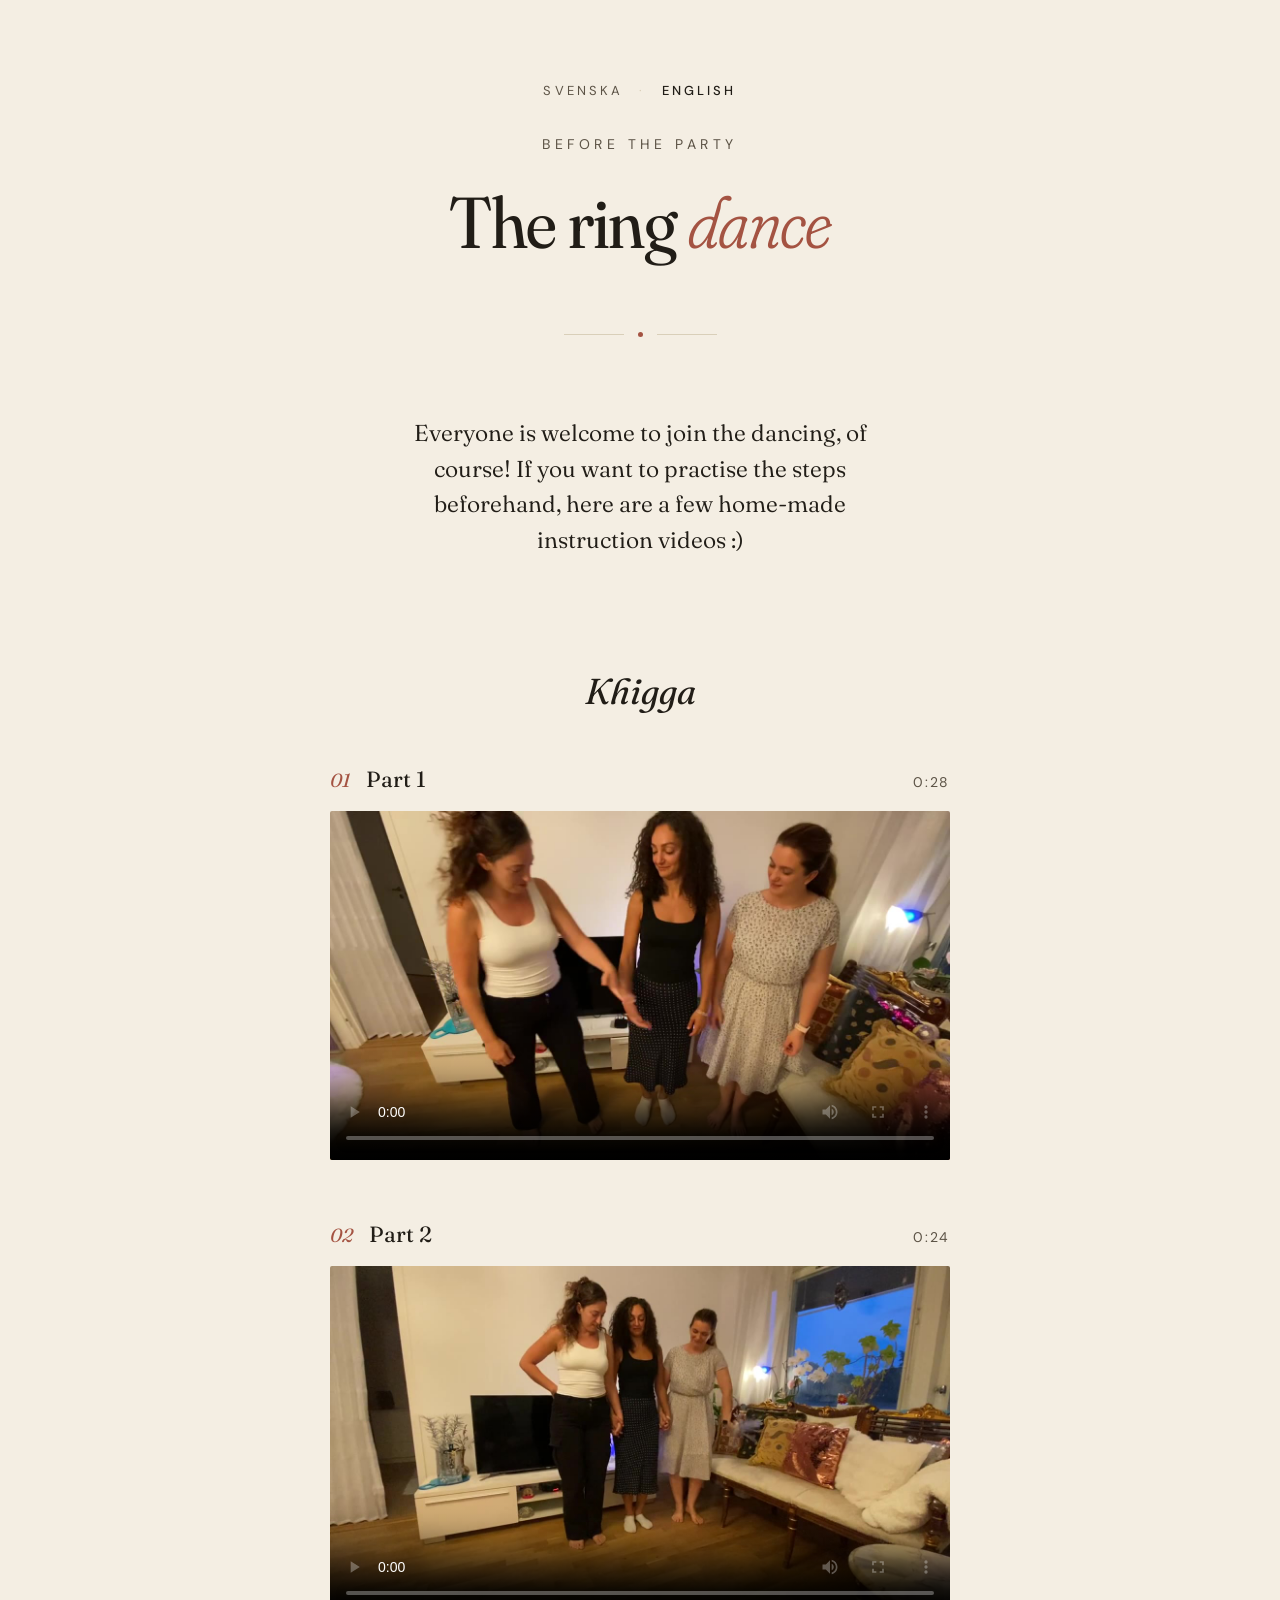
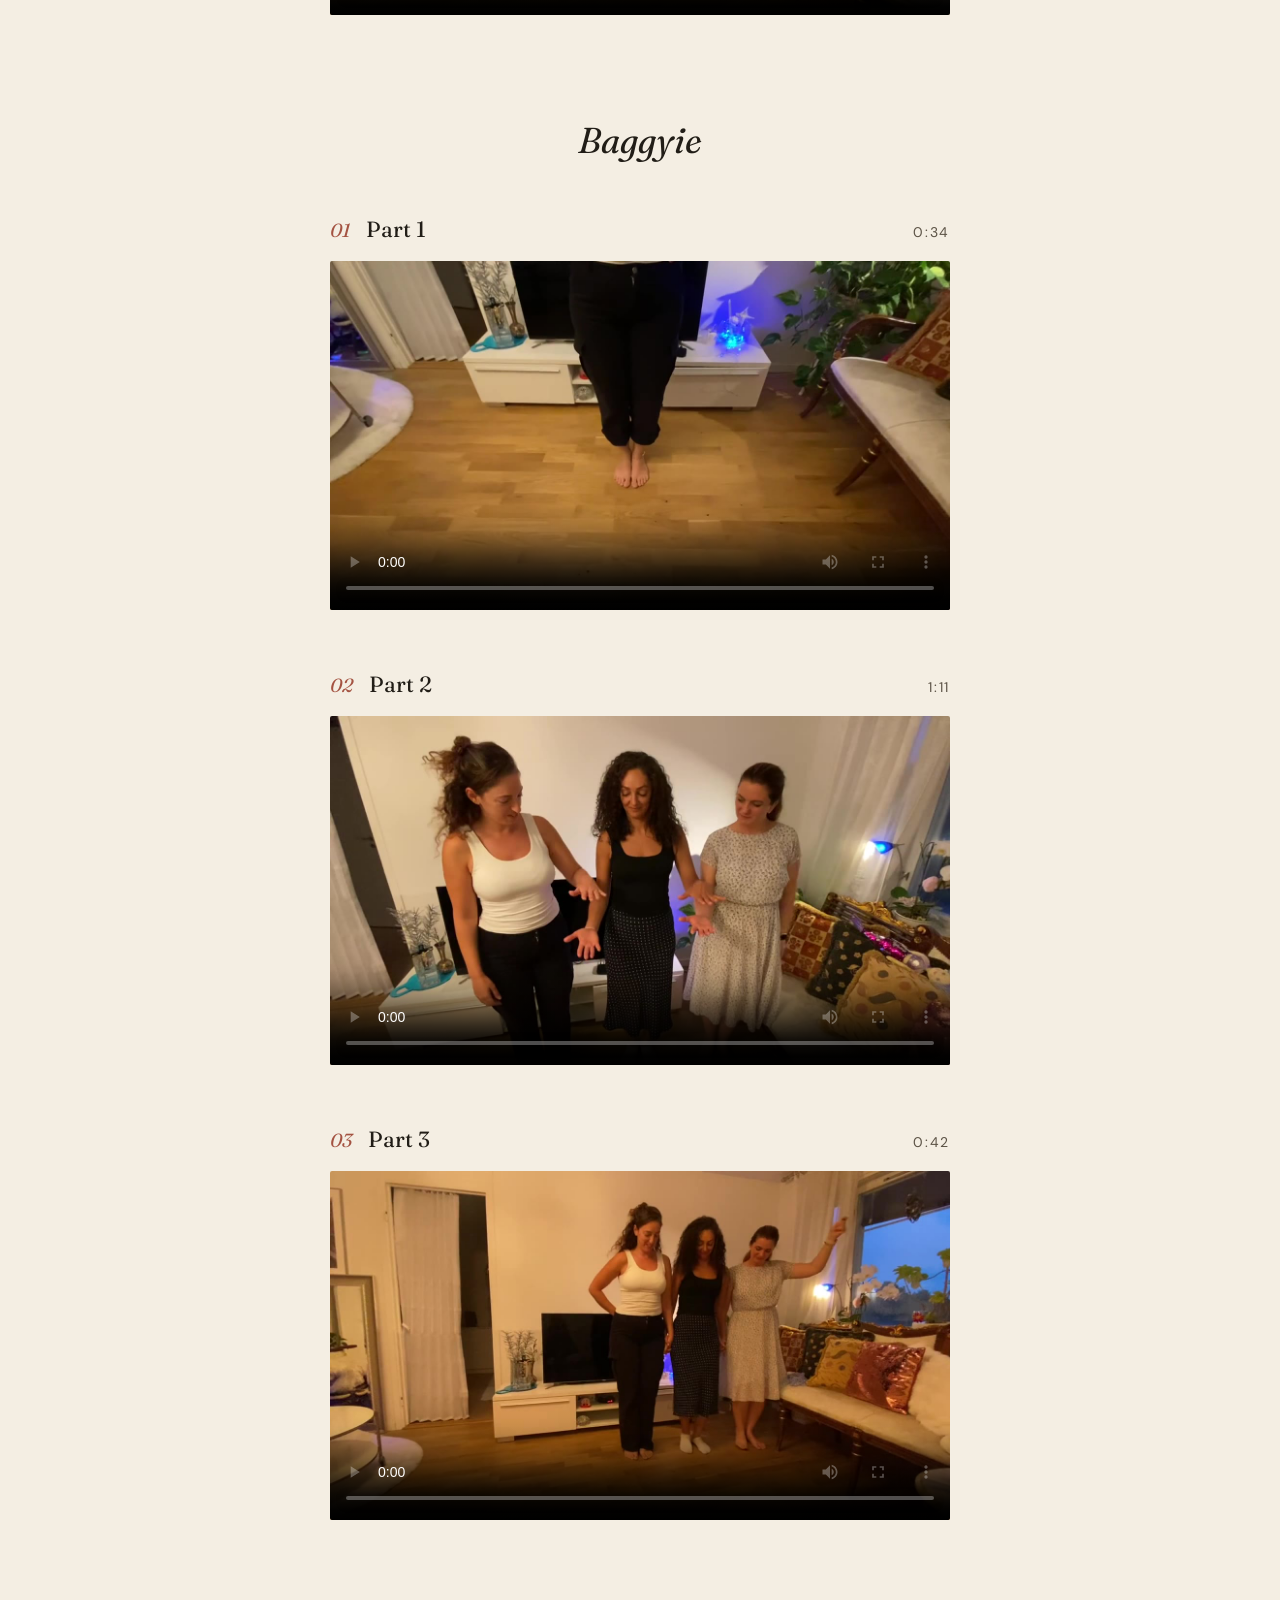
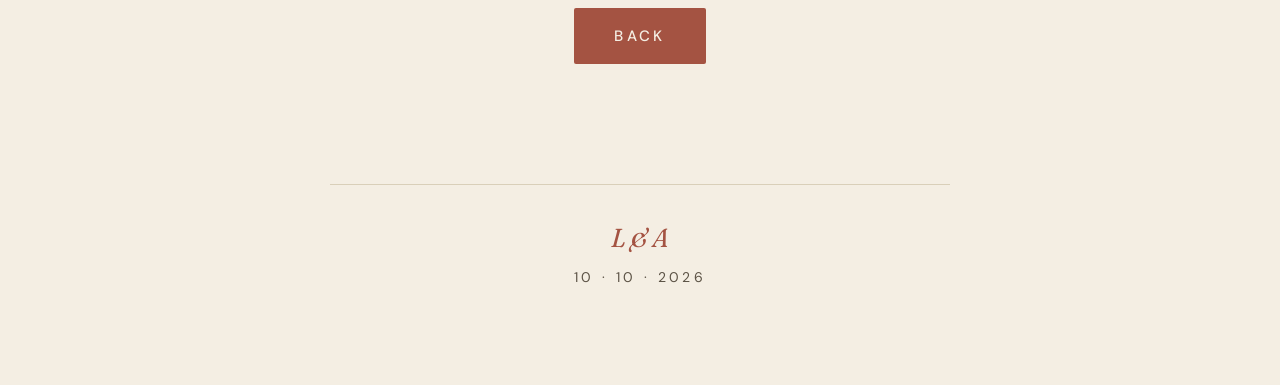
<file: dance-instructions.html>
<!DOCTYPE html>
<html lang="en">
<head>
  <meta charset="UTF-8" />
  <meta name="viewport" content="width=device-width, initial-scale=1, viewport-fit=cover" />
  <title>The Ring Dance · Liza & Albin</title>
  <link rel="icon" href="favicon.svg" type="image/svg+xml" />
  <meta name="description" content="Learn the Assyrian ring dance before the party. Five short instruction videos so you can practise at home." />
  <meta name="robots" content="noindex" />

  <meta property="og:type" content="website" />
  <meta property="og:locale" content="en_US" />
  <meta property="og:url" content="https://lizaochalbin.se/dance-instructions.html" />
  <meta property="og:title" content="The Ring Dance · Liza & Albin" />
  <meta property="og:description" content="Practise the Assyrian ring dance before the party." />
  <meta property="og:image" content="https://lizaochalbin.se/og-image.jpg" />
  <meta property="og:image:width" content="1200" />
  <meta property="og:image:height" content="630" />
  <meta property="og:image:alt" content="Liza and Albin" />

  <link rel="canonical" href="https://lizaochalbin.se/dance-instructions.html" />

  <link rel="preconnect" href="https://fonts.googleapis.com" />
  <link rel="preconnect" href="https://fonts.gstatic.com" crossorigin />
  <link href="https://fonts.googleapis.com/css2?family=Fraunces:opsz,wght,SOFT@9..144,300..700,0..100&family=DM+Sans:wght@400;500&display=swap" rel="stylesheet" />
  <link rel="stylesheet" href="style.css?v=4" />
</head>
<body>
  <main>
    <!-- LANGUAGE SWITCHER -->
    <nav class="lang-switch">
      <a href="dans-instruktioner.html">Svenska</a>
      <span class="lang-sep">·</span>
      <a href="dance-instructions.html" class="active">English</a>
    </nav>

    <!-- HERO -->
    <header class="hero reveal reveal-1">
      <p class="eyebrow">Before the party</p>
      <h1 class="page-title">The ring <span class="amp">dance</span></h1>
    </header>

    <div class="ornament reveal reveal-2">
      <span class="line"></span>
      <span class="dot"></span>
      <span class="line"></span>
    </div>

    <!-- INTRO -->
    <section class="greeting reveal reveal-3">
      <p>Everyone is welcome to join the dancing, of course! If you want to practise the steps beforehand, here are a few home-made instruction videos :)</p>
    </section>

    <!-- VIDEOS -->
    <section class="dance-group reveal reveal-4" aria-label="Khigga">
      <h2 class="section-heading">Khigga</h2>
      <ol class="video-list">
        <li class="video-item">
          <div class="video-head">
            <span class="video-num">01</span>
            <h3 class="video-title">Part 1</h3>
            <span class="video-duration">0:28</span>
          </div>
          <div class="video-frame">
            <video controls playsinline preload="metadata" poster="videos/dans-3.jpg">
              <source src="videos/dans-3.mp4" type="video/mp4" />
              Your browser cannot play this video. <a href="videos/dans-3.mp4">Download it here.</a>
            </video>
          </div>
        </li>
        <li class="video-item">
          <div class="video-head">
            <span class="video-num">02</span>
            <h3 class="video-title">Part 2</h3>
            <span class="video-duration">0:24</span>
          </div>
          <div class="video-frame">
            <video controls playsinline preload="metadata" poster="videos/dans-2.jpg">
              <source src="videos/dans-2.mp4" type="video/mp4" />
              Your browser cannot play this video. <a href="videos/dans-2.mp4">Download it here.</a>
            </video>
          </div>
        </li>
      </ol>
    </section>

    <section class="dance-group reveal reveal-5" aria-label="Baggyie">
      <h2 class="section-heading">Baggyie</h2>
      <ol class="video-list">
        <li class="video-item">
          <div class="video-head">
            <span class="video-num">01</span>
            <h3 class="video-title">Part 1</h3>
            <span class="video-duration">0:34</span>
          </div>
          <div class="video-frame">
            <video controls playsinline preload="metadata" poster="videos/dans-5.jpg">
              <source src="videos/dans-5.mp4" type="video/mp4" />
              Your browser cannot play this video. <a href="videos/dans-5.mp4">Download it here.</a>
            </video>
          </div>
        </li>
        <li class="video-item">
          <div class="video-head">
            <span class="video-num">02</span>
            <h3 class="video-title">Part 2</h3>
            <span class="video-duration">1:11</span>
          </div>
          <div class="video-frame">
            <video controls playsinline preload="metadata" poster="videos/dans-4.jpg">
              <source src="videos/dans-4.mp4" type="video/mp4" />
              Your browser cannot play this video. <a href="videos/dans-4.mp4">Download it here.</a>
            </video>
          </div>
        </li>
        <li class="video-item">
          <div class="video-head">
            <span class="video-num">03</span>
            <h3 class="video-title">Part 3</h3>
            <span class="video-duration">0:42</span>
          </div>
          <div class="video-frame">
            <video controls playsinline preload="metadata" poster="videos/dans-1.jpg">
              <source src="videos/dans-1.mp4" type="video/mp4" />
              Your browser cannot play this video. <a href="videos/dans-1.mp4">Download it here.</a>
            </video>
          </div>
        </li>
      </ol>
    </section>

    <section class="osa reveal reveal-5">
      <a class="button" href="en.html">Back</a>
    </section>

    <!-- FOOTER -->
    <footer class="footer reveal reveal-6">
      <p class="footer-monogram">L &amp; A</p>
      <p class="footer-meta">10 · 10 · 2026</p>
    </footer>
  </main>
</body>
</html>
</file>
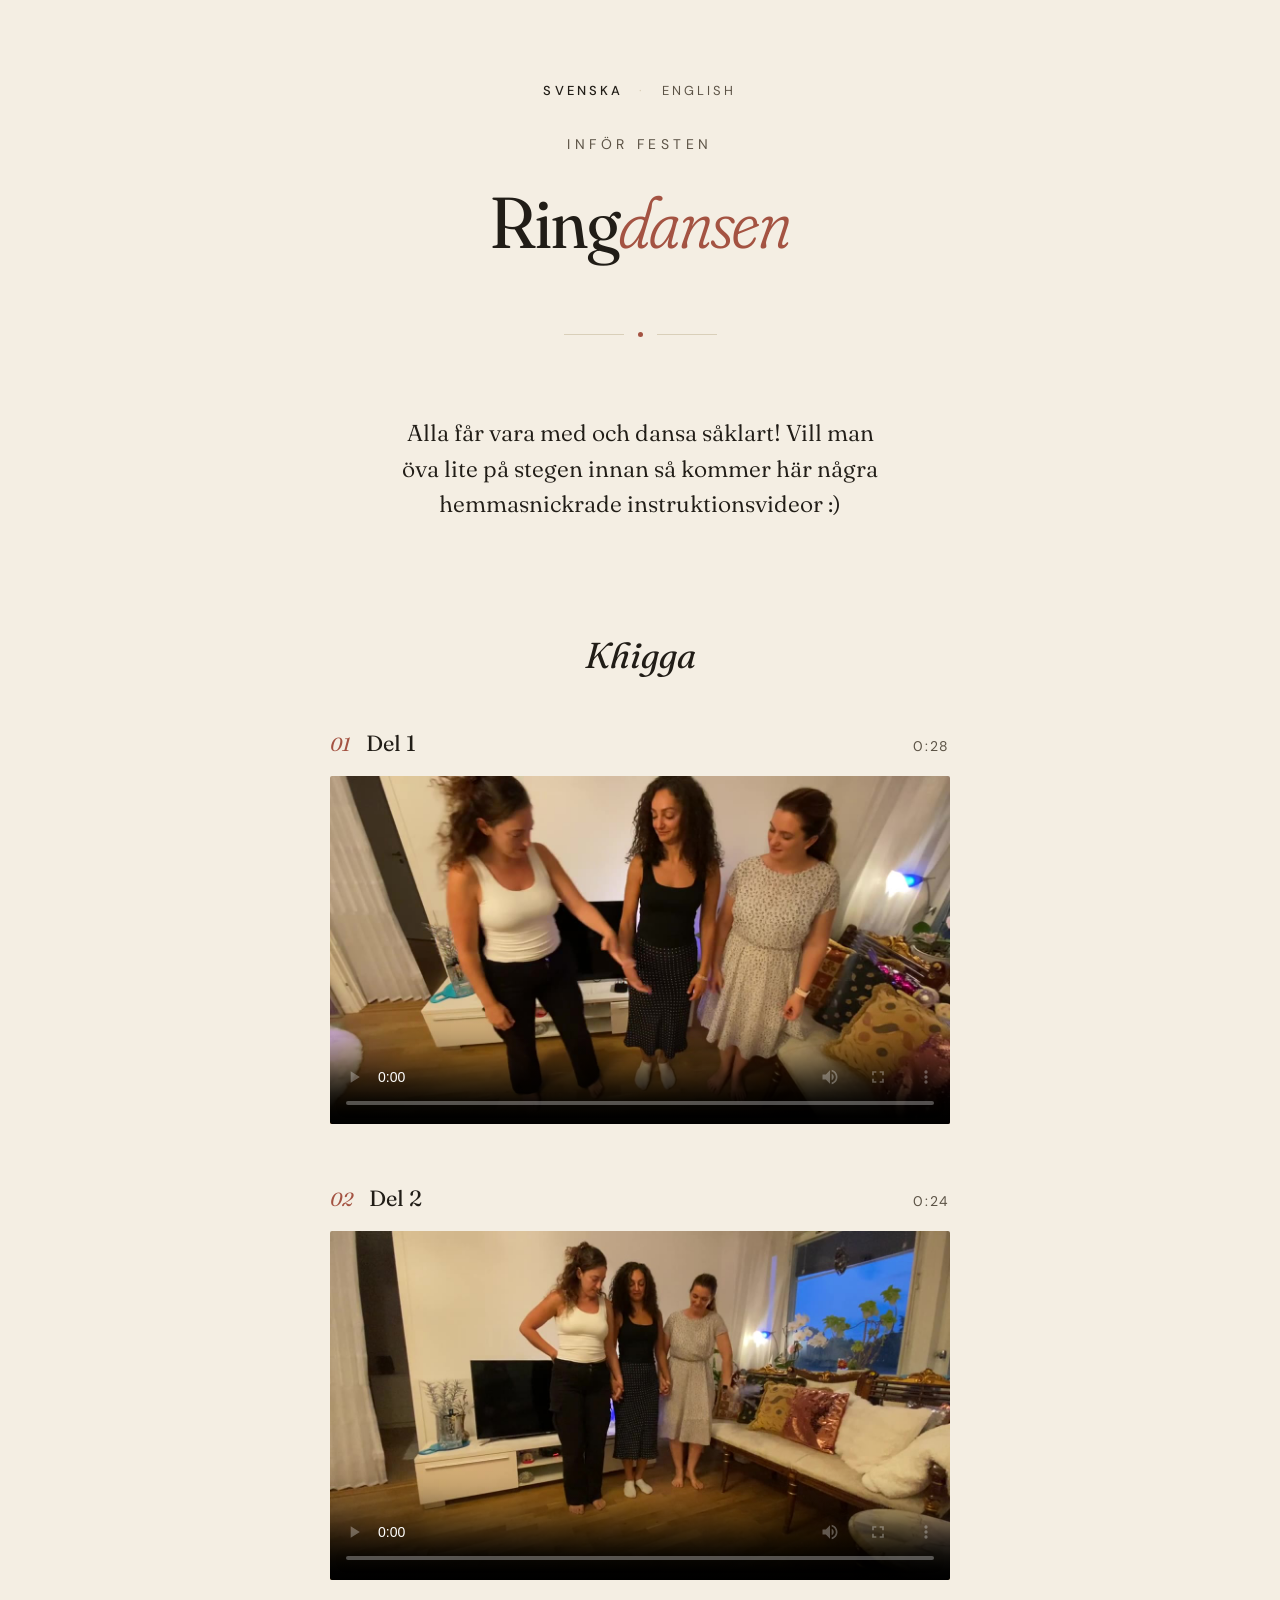
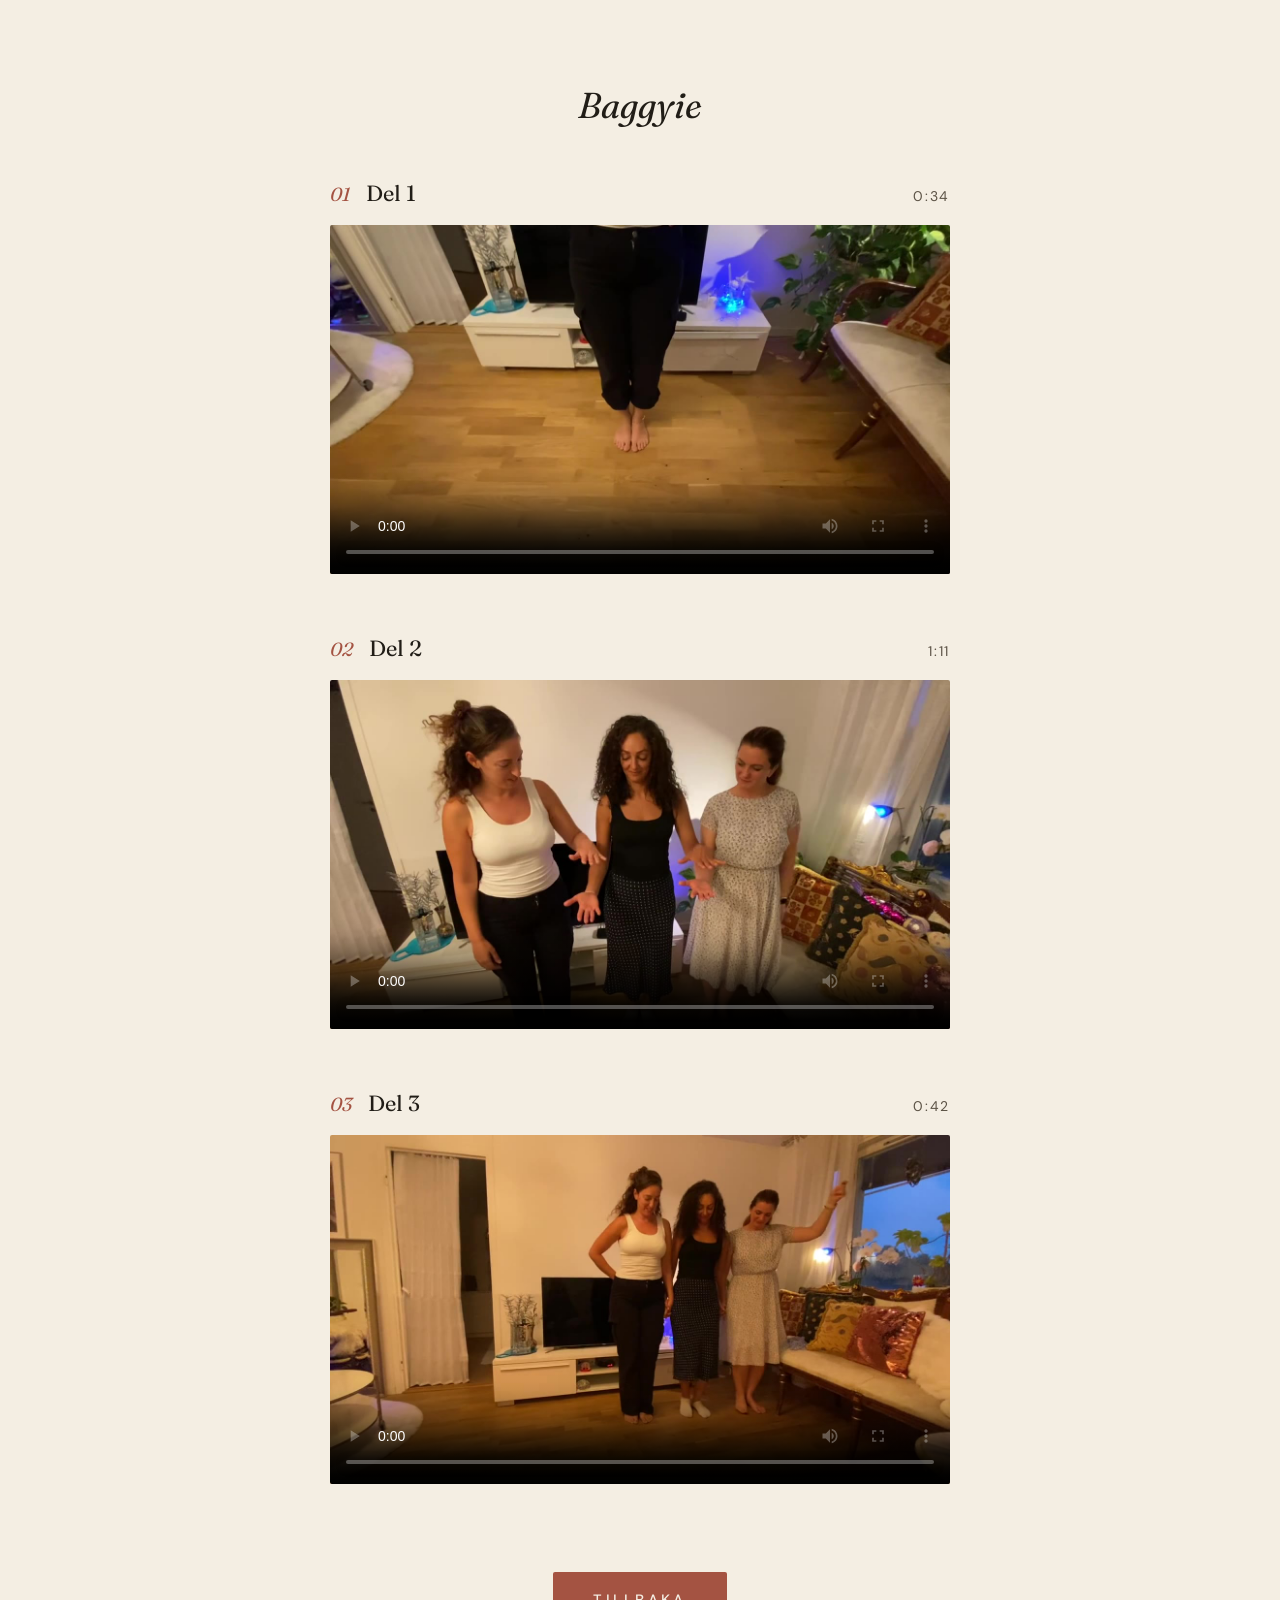
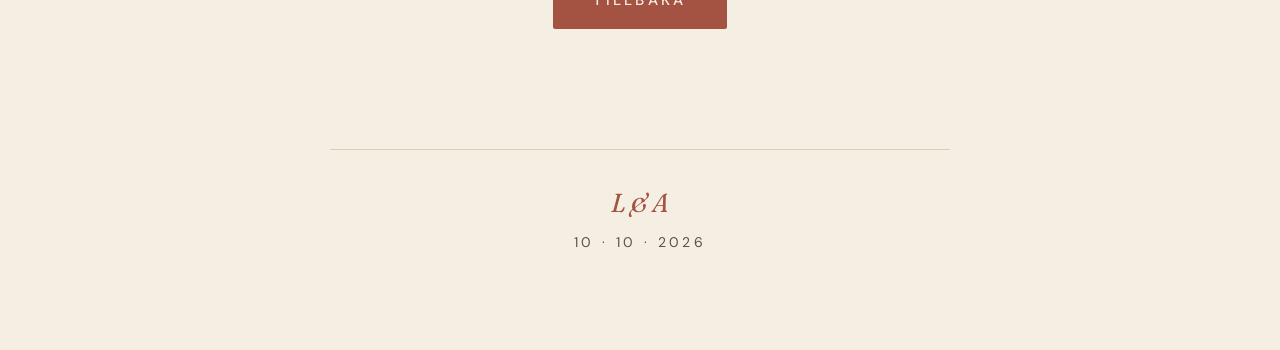
<file: dans-instruktioner.html>
<!DOCTYPE html>
<html lang="sv">
<head>
  <meta charset="UTF-8" />
  <meta name="viewport" content="width=device-width, initial-scale=1, viewport-fit=cover" />
  <title>Ringdansen · Liza & Albin</title>
  <link rel="icon" href="favicon.svg" type="image/svg+xml" />
  <meta name="description" content="Lär dig den assyriska ringdansen inför festen. Fem korta instruktionsvideor så att du kan öva hemma." />
  <meta name="robots" content="noindex" />

  <meta property="og:type" content="website" />
  <meta property="og:locale" content="sv_SE" />
  <meta property="og:url" content="https://lizaochalbin.se/dans-instruktioner.html" />
  <meta property="og:title" content="Ringdansen · Liza & Albin" />
  <meta property="og:description" content="Öva på den assyriska ringdansen inför festen." />
  <meta property="og:image" content="https://lizaochalbin.se/og-image.jpg" />
  <meta property="og:image:width" content="1200" />
  <meta property="og:image:height" content="630" />
  <meta property="og:image:alt" content="Liza och Albin" />

  <link rel="canonical" href="https://lizaochalbin.se/dans-instruktioner.html" />

  <link rel="preconnect" href="https://fonts.googleapis.com" />
  <link rel="preconnect" href="https://fonts.gstatic.com" crossorigin />
  <link href="https://fonts.googleapis.com/css2?family=Fraunces:opsz,wght,SOFT@9..144,300..700,0..100&family=DM+Sans:wght@400;500&display=swap" rel="stylesheet" />
  <link rel="stylesheet" href="style.css?v=4" />
</head>
<body>
  <main>
    <!-- LANGUAGE SWITCHER -->
    <nav class="lang-switch">
      <a href="dans-instruktioner.html" class="active">Svenska</a>
      <span class="lang-sep">·</span>
      <a href="dance-instructions.html">English</a>
    </nav>

    <!-- HERO -->
    <header class="hero reveal reveal-1">
      <p class="eyebrow">Inför festen</p>
      <h1 class="page-title">Ring<span class="amp">dansen</span></h1>
    </header>

    <div class="ornament reveal reveal-2">
      <span class="line"></span>
      <span class="dot"></span>
      <span class="line"></span>
    </div>

    <!-- INTRO -->
    <section class="greeting reveal reveal-3">
      <p>Alla får vara med och dansa såklart! Vill man öva lite på stegen innan så kommer här några hemmasnickrade instruktionsvideor :)</p>
    </section>

    <!-- VIDEOS -->
    <section class="dance-group reveal reveal-4" aria-label="Khigga">
      <h2 class="section-heading">Khigga</h2>
      <ol class="video-list">
        <li class="video-item">
          <div class="video-head">
            <span class="video-num">01</span>
            <h3 class="video-title">Del 1</h3>
            <span class="video-duration">0:28</span>
          </div>
          <div class="video-frame">
            <video controls playsinline preload="metadata" poster="videos/dans-3.jpg">
              <source src="videos/dans-3.mp4" type="video/mp4" />
              Din webbläsare kan inte spela upp videon. <a href="videos/dans-3.mp4">Ladda ner den här.</a>
            </video>
          </div>
        </li>
        <li class="video-item">
          <div class="video-head">
            <span class="video-num">02</span>
            <h3 class="video-title">Del 2</h3>
            <span class="video-duration">0:24</span>
          </div>
          <div class="video-frame">
            <video controls playsinline preload="metadata" poster="videos/dans-2.jpg">
              <source src="videos/dans-2.mp4" type="video/mp4" />
              Din webbläsare kan inte spela upp videon. <a href="videos/dans-2.mp4">Ladda ner den här.</a>
            </video>
          </div>
        </li>
      </ol>
    </section>

    <section class="dance-group reveal reveal-5" aria-label="Baggyie">
      <h2 class="section-heading">Baggyie</h2>
      <ol class="video-list">
        <li class="video-item">
          <div class="video-head">
            <span class="video-num">01</span>
            <h3 class="video-title">Del 1</h3>
            <span class="video-duration">0:34</span>
          </div>
          <div class="video-frame">
            <video controls playsinline preload="metadata" poster="videos/dans-5.jpg">
              <source src="videos/dans-5.mp4" type="video/mp4" />
              Din webbläsare kan inte spela upp videon. <a href="videos/dans-5.mp4">Ladda ner den här.</a>
            </video>
          </div>
        </li>
        <li class="video-item">
          <div class="video-head">
            <span class="video-num">02</span>
            <h3 class="video-title">Del 2</h3>
            <span class="video-duration">1:11</span>
          </div>
          <div class="video-frame">
            <video controls playsinline preload="metadata" poster="videos/dans-4.jpg">
              <source src="videos/dans-4.mp4" type="video/mp4" />
              Din webbläsare kan inte spela upp videon. <a href="videos/dans-4.mp4">Ladda ner den här.</a>
            </video>
          </div>
        </li>
        <li class="video-item">
          <div class="video-head">
            <span class="video-num">03</span>
            <h3 class="video-title">Del 3</h3>
            <span class="video-duration">0:42</span>
          </div>
          <div class="video-frame">
            <video controls playsinline preload="metadata" poster="videos/dans-1.jpg">
              <source src="videos/dans-1.mp4" type="video/mp4" />
              Din webbläsare kan inte spela upp videon. <a href="videos/dans-1.mp4">Ladda ner den här.</a>
            </video>
          </div>
        </li>
      </ol>
    </section>

    <section class="osa reveal reveal-5">
      <a class="button" href="/">Tillbaka</a>
    </section>

    <!-- FOOTER -->
    <footer class="footer reveal reveal-6">
      <p class="footer-monogram">L &amp; A</p>
      <p class="footer-meta">10 · 10 · 2026</p>
    </footer>
  </main>
</body>
</html>
</file>
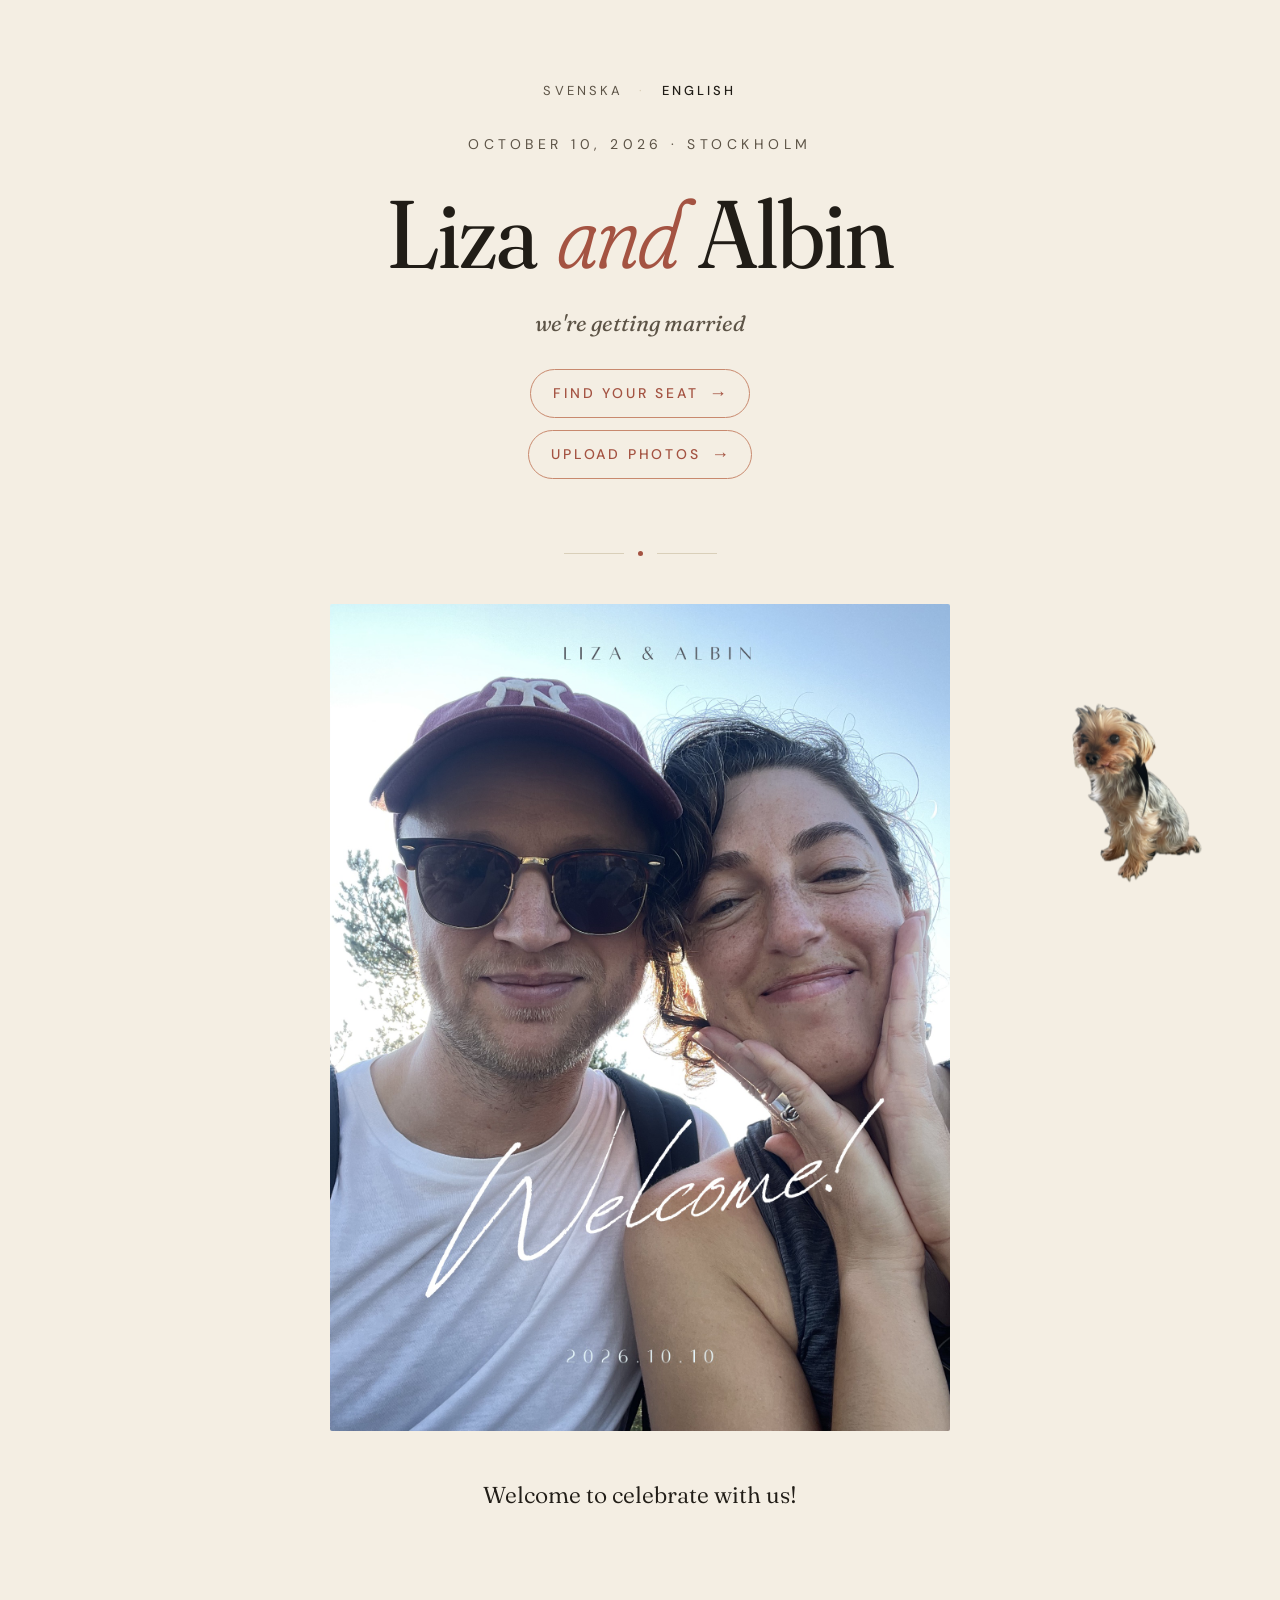
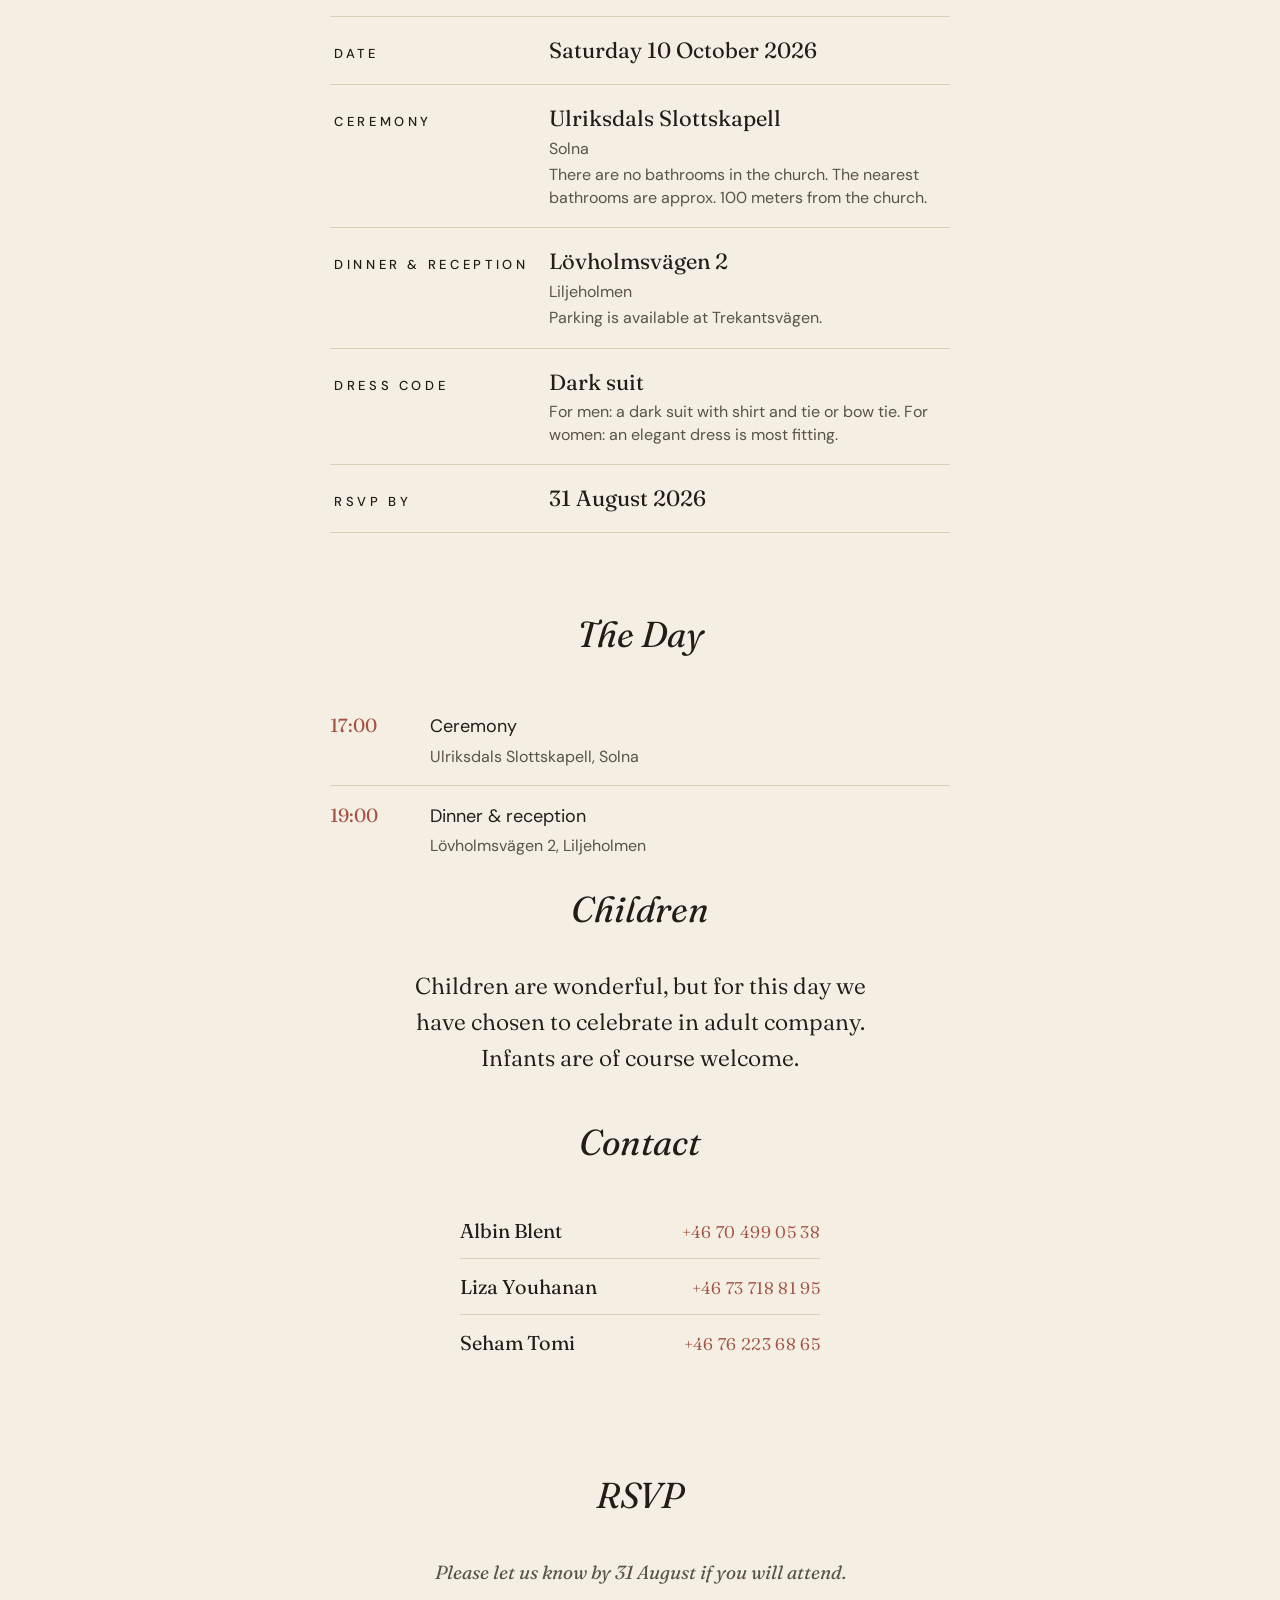
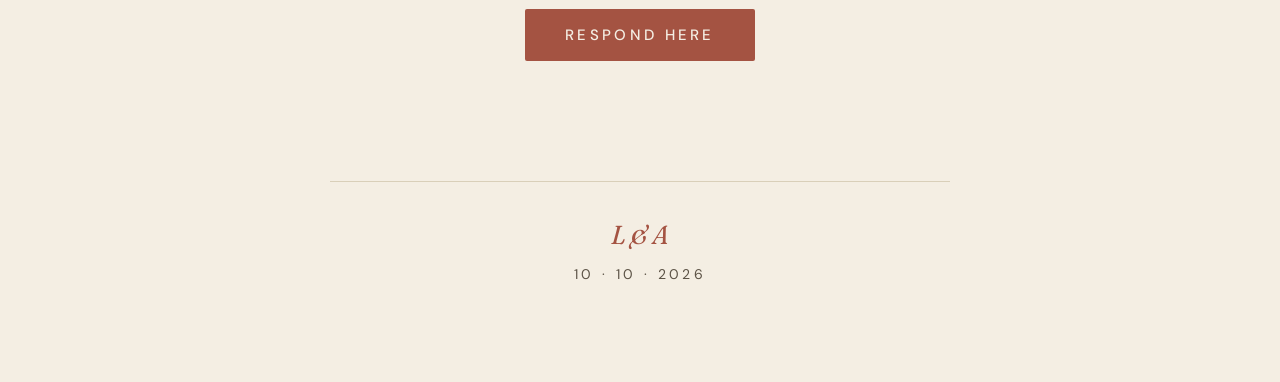
<file: en.html>
<!DOCTYPE html>
<html lang="en">
<head>
  <meta charset="UTF-8" />
  <meta name="viewport" content="width=device-width, initial-scale=1, viewport-fit=cover" />
  <title>Liza & Albin · October 10, 2026</title>
  <link rel="icon" href="favicon.svg" type="image/svg+xml" />
  <meta name="description" content="We're getting married and would love to celebrate with you. RSVP, venue, schedule and practical information." />

  <!-- Open Graph / Facebook / Messenger / iMessage / WhatsApp / Slack -->
  <meta property="og:type" content="website" />
  <meta property="og:locale" content="en_US" />
  <meta property="og:url" content="https://lizaochalbin.se/en.html" />
  <meta property="og:title" content="Liza & Albin · October 10, 2026" />
  <meta property="og:description" content="We're getting married and would love to celebrate with you." />
  <meta property="og:image" content="https://lizaochalbin.se/og-image.jpg" />
  <meta property="og:image:width" content="1200" />
  <meta property="og:image:height" content="630" />
  <meta property="og:image:alt" content="Liza and Albin" />

  <!-- Twitter / X -->
  <meta name="twitter:card" content="summary_large_image" />
  <meta name="twitter:title" content="Liza & Albin · October 10, 2026" />
  <meta name="twitter:description" content="We're getting married and would love to celebrate with you." />
  <meta name="twitter:image" content="https://lizaochalbin.se/og-image.jpg" />

  <link rel="canonical" href="https://lizaochalbin.se/en.html" />

  <link rel="preconnect" href="https://fonts.googleapis.com" />
  <link rel="preconnect" href="https://fonts.gstatic.com" crossorigin />
  <link href="https://fonts.googleapis.com/css2?family=Fraunces:opsz,wght,SOFT@9..144,300..700,0..100&family=DM+Sans:wght@400;500&display=swap" rel="stylesheet" />
  <link rel="stylesheet" href="style.css?v=4" />
</head>
<body>
  <main>
    <!-- LANGUAGE SWITCHER -->
    <nav class="lang-switch">
      <a href="bröllop.html">Svenska</a>
      <span class="lang-sep">·</span>
      <a href="en.html" class="active">English</a>
    </nav>

    <!-- HERO -->
    <header class="hero reveal reveal-1">
      <p class="eyebrow">October 10, 2026 · Stockholm</p>
      <h1 class="names">Liza <span class="amp">and</span> Albin</h1>
      <p class="hero-sub">we're getting married</p>
      <nav class="hero-links">
        <a class="hero-cta" href="/bordsplacering/">Find your seat <span class="arrow">→</span></a>
        <a class="hero-cta" href="/bilder/">Upload photos <span class="arrow">→</span></a>
      </nav>
    </header>

    <div class="ornament reveal reveal-2">
      <span class="line"></span>
      <span class="dot"></span>
      <span class="line"></span>
    </div>

    <!-- PHOTO -->
    <section class="photo reveal reveal-2" aria-label="Photo">
      <img src="images/welcome-en.jpg" alt="Liza and Albin" onerror="this.style.display='none'; this.nextElementSibling.style.display='flex';" />
      <div class="photo-placeholder" style="display:none;">Photo coming soon</div>
    </section>

    <!-- GREETING -->
    <section class="greeting reveal reveal-3">
      <p>Welcome to celebrate with us!</p>
    </section>

    <!-- DETAILS -->
    <section class="details reveal reveal-4" aria-label="Practical information">
      <div class="detail">
        <span class="detail-label">Date</span>
        <span class="detail-value">Saturday 10 October 2026</span>
      </div>
      <div class="detail">
        <span class="detail-label">Ceremony</span>
        <span class="detail-value">
          Ulriksdals Slottskapell
          <span class="meta">Solna</span>
          <span class="meta">There are no bathrooms in the church. The nearest bathrooms are approx. 100 meters from the church.</span>
        </span>
      </div>
      <div class="detail">
        <span class="detail-label">Dinner &amp; reception</span>
        <span class="detail-value">
          Lövholmsvägen 2
          <span class="meta">Liljeholmen</span>
          <span class="meta">Parking is available at Trekantsvägen.</span>
        </span>
      </div>
      <div class="detail">
        <span class="detail-label">Dress code</span>
        <span class="detail-value">
          Dark suit
          <span class="meta">For men: a dark suit with shirt and tie or bow tie. For women: an elegant dress is most fitting.</span>
        </span>
      </div>
      <div class="detail">
        <span class="detail-label">RSVP by</span>
        <span class="detail-value">31 August 2026</span>
      </div>
    </section>

    <!-- SCHEDULE -->
    <section class="schedule reveal reveal-5">
      <h2>The Day</h2>
      <ol class="schedule-list">
        <li class="schedule-item">
          <span class="schedule-time">17:00</span>
          <span class="schedule-event">
            Ceremony
            <span class="place">Ulriksdals Slottskapell, Solna</span>
          </span>
        </li>
        <li class="schedule-item">
          <span class="schedule-time">19:00</span>
          <span class="schedule-event">
            Dinner &amp; reception
            <span class="place">Lövholmsvägen 2, Liljeholmen</span>
          </span>
        </li>
      </ol>
    </section>

    <!-- CHILDREN -->
    <section class="greeting reveal reveal-6">
      <h2 class="section-heading">Children</h2>
      <p>Children are wonderful, but for this day we have chosen to celebrate in adult company. Infants are of course welcome.</p>
    </section>

    <!-- CONTACT -->
    <section class="greeting reveal reveal-6">
      <h2 class="section-heading">Contact</h2>
      <ul class="contact-list">
        <li><span class="contact-name">Albin Blent</span><a href="tel:+46704990538">+46 70 499 05 38</a></li>
        <li><span class="contact-name">Liza Youhanan</span><a href="tel:+46737188195">+46 73 718 81 95</a></li>
        <li><span class="contact-name">Seham Tomi</span><a href="tel:+46762236865">+46 76 223 68 65</a></li>
      </ul>
    </section>

    <!-- RSVP -->
    <section class="osa reveal reveal-6">
      <h2 class="section-heading">RSVP</h2>
      <p class="osa-deadline">Please let us know by 31 August if you will attend.</p>
      <button class="button" data-tally-open="A7WVLy" data-tally-layout="modal" data-tally-auto-close="3000">Respond here</button>
    </section>

    <!-- DOUCHI (mobile) -->
    <div class="douchi-mobile reveal reveal-6">
      <img src="images/douchi-cutout.png" alt="Douchi, our dog" />
    </div>

    <!-- FOOTER -->
    <footer class="footer reveal reveal-6">
      <p class="footer-monogram">L &amp; A</p>
      <p class="footer-meta">10 · 10 · 2026</p>
    </footer>
  </main>

  <!-- DOUCHI (desktop) -->
  <img class="douchi-desktop" src="images/douchi-cutout.png" alt="Douchi, our dog" />
  <script src="https://tally.so/widgets/embed.js"></script>
</body>
</html>
</file>
<file: style.css>
:root {
  --bg: #F4EEE3;
  --bg-warm: #ECE2CF;
  --ink: #211D17;
  --ink-soft: #5C5346;
  --rule: #D9CFB9;
  --accent: #A45342;
  --accent-soft: #C8896E;
  --maxw: 620px;
}

* { box-sizing: border-box; }

html, body {
  margin: 0;
  padding: 0;
  background: var(--bg);
  color: var(--ink);
  font-family: 'DM Sans', system-ui, sans-serif;
  font-size: 19px;
  line-height: 1.65;
  -webkit-font-smoothing: antialiased;
  -moz-osx-font-smoothing: grayscale;
}

body {
  min-height: 100vh;
  display: flex;
  flex-direction: column;
  align-items: center;
  padding: 0 24px;
}

main {
  width: 100%;
  max-width: var(--maxw);
  padding: 56px 0 80px;
}

/* Staggered reveal */
.reveal {
  opacity: 0;
  transform: translateY(8px);
  animation: reveal 0.9s cubic-bezier(0.2, 0.65, 0.3, 1) forwards;
}
.reveal-1 { animation-delay: 0.05s; }
.reveal-2 { animation-delay: 0.18s; }
.reveal-3 { animation-delay: 0.32s; }
.reveal-4 { animation-delay: 0.46s; }
.reveal-5 { animation-delay: 0.60s; }
.reveal-6 { animation-delay: 0.74s; }

@keyframes reveal {
  to { opacity: 1; transform: translateY(0); }
}

/* LANGUAGE SWITCHER */
.lang-switch {
  text-align: center;
  padding: 0 0 8px;
  font-size: 13px;
  letter-spacing: 0.24em;
  text-transform: uppercase;
}
.lang-switch a {
  color: var(--ink-soft);
  text-decoration: none;
  transition: color 0.2s;
}
.lang-switch a:hover { color: var(--ink); }
.lang-switch a.active {
  color: var(--ink);
  font-weight: 500;
}
.lang-switch .lang-sep {
  color: var(--rule);
  margin: 0 10px;
}

/* HERO */
.hero {
  text-align: center;
  padding: 32px 0 16px;
}

.eyebrow {
  font-family: 'DM Sans', sans-serif;
  font-size: 14px;
  letter-spacing: 0.32em;
  text-transform: uppercase;
  color: var(--ink-soft);
  margin: 0 0 28px;
}

.names {
  font-family: 'Fraunces', serif;
  font-variation-settings: 'opsz' 144, 'SOFT' 50, 'wght' 400;
  font-size: clamp(56px, 14vw, 96px);
  font-weight: 400;
  line-height: 1.0;
  letter-spacing: -0.01em;
  margin: 0;
  color: var(--ink);
}

.names .amp {
  font-style: italic;
  font-variation-settings: 'opsz' 144, 'SOFT' 100, 'wght' 300;
  color: var(--accent);
  padding: 0 0.05em;
}

.hero-sub {
  font-family: 'Fraunces', serif;
  font-variation-settings: 'opsz' 14, 'wght' 400;
  font-style: italic;
  font-size: 22px;
  color: var(--ink-soft);
  margin: 24px 0 0;
}

/* Ornament divider */
.ornament {
  display: flex;
  align-items: center;
  gap: 14px;
  justify-content: center;
  margin: 48px 0;
  color: var(--accent-soft);
}
.ornament .line {
  width: 60px;
  height: 1px;
  background: var(--rule);
}
.ornament .dot {
  width: 5px;
  height: 5px;
  border-radius: 50%;
  background: var(--accent);
}

/* PHOTO */
.photo {
  width: 100%;
  background: var(--bg-warm);
  border-radius: 2px;
  overflow: hidden;
  margin: 8px 0 16px;
  position: relative;
}
.photo img {
  width: 100%;
  height: auto;
  display: block;
}
.photo-placeholder {
  position: absolute;
  inset: 0;
  display: flex;
  align-items: center;
  justify-content: center;
  font-family: 'Fraunces', serif;
  font-style: italic;
  color: var(--ink-soft);
  font-size: 17px;
}

/* GREETING */
.greeting {
  font-family: 'Fraunces', serif;
  font-variation-settings: 'opsz' 24, 'wght' 350;
  font-size: 23px;
  line-height: 1.55;
  text-align: center;
  color: var(--ink);
  max-width: 480px;
  margin: 0 auto;
  padding: 8px 0;
}
.greeting em {
  font-style: italic;
  color: var(--accent);
}

/* DETAILS */
.details {
  display: grid;
  grid-template-columns: 1fr;
  gap: 0;
  border-top: 1px solid var(--rule);
  border-bottom: 1px solid var(--rule);
}
.detail {
  display: grid;
  grid-template-columns: 1fr 2fr;
  gap: 16px;
  padding: 18px 4px;
  border-bottom: 1px solid var(--rule);
  align-items: baseline;
}
.detail:last-child { border-bottom: none; }
.detail-label {
  font-size: 13px;
  letter-spacing: 0.28em;
  text-transform: uppercase;
  color: var(--ink);
  font-weight: 500;
}
.detail-value {
  font-family: 'Fraunces', serif;
  font-variation-settings: 'opsz' 24, 'wght' 400;
  font-size: 22px;
  color: var(--ink);
  line-height: 1.4;
}
.detail-value .meta {
  display: block;
  font-family: 'DM Sans', sans-serif;
  font-size: 16px;
  color: var(--ink-soft);
  margin-top: 4px;
}

/* SCHEDULE */
.schedule {
  margin: 0;
}
.schedule h2,
.section-heading {
  font-family: 'Fraunces', serif;
  font-variation-settings: 'opsz' 48, 'wght' 400;
  font-style: italic;
  font-size: 36px;
  font-weight: 400;
  text-align: center;
  margin: 0 0 32px;
  color: var(--ink);
}
.schedule-list {
  list-style: none;
  padding: 0;
  margin: 0;
}
.schedule-item {
  display: grid;
  grid-template-columns: 80px 1fr;
  gap: 20px;
  padding: 14px 0;
  align-items: baseline;
  border-bottom: 1px solid var(--rule);
}
.schedule-item:last-child { border-bottom: none; }
.schedule-time {
  font-family: 'Fraunces', serif;
  font-variation-settings: 'opsz' 24, 'wght' 400;
  font-size: 19px;
  color: var(--accent);
  font-feature-settings: 'tnum';
}
.schedule-event {
  font-size: 18px;
  color: var(--ink);
}
.schedule-event .place {
  display: block;
  font-size: 16px;
  color: var(--ink-soft);
  margin-top: 2px;
}

/* CONTACT */
.contact-list {
  list-style: none;
  padding: 0;
  margin: 0 auto;
  width: 100%;
  max-width: 360px;
}
.contact-list li {
  display: flex;
  justify-content: space-between;
  align-items: baseline;
  padding: 12px 0;
  border-bottom: 1px solid var(--rule);
  font-size: 18px;
}
.contact-list li:last-child { border-bottom: none; }
.contact-name {
  font-family: 'Fraunces', serif;
  font-variation-settings: 'opsz' 24, 'wght' 400;
  font-size: 20px;
  color: var(--ink);
}
.contact-list a {
  color: var(--accent);
  text-decoration: none;
  font-size: 17px;
  letter-spacing: 0.02em;
}
.contact-list a:hover { text-decoration: underline; }

/* OSA CTA */
.osa {
  text-align: center;
  padding: 16px 0;
}
.osa-deadline {
  font-family: 'Fraunces', serif;
  font-style: italic;
  font-size: 19px;
  color: var(--ink-soft);
  margin: 0 0 20px;
}
.button {
  display: inline-block;
  background: var(--accent);
  color: var(--bg);
  padding: 16px 40px;
  border-radius: 2px;
  text-decoration: none;
  font-family: 'DM Sans', sans-serif;
  font-size: 15px;
  font-weight: 500;
  letter-spacing: 0.22em;
  text-transform: uppercase;
  transition: background 0.2s ease, transform 0.15s ease;
  border: none;
  cursor: pointer;
}
.button:hover { background: var(--ink); }
.button:active { transform: scale(0.98); }
.osa .button { margin-bottom: 32px; }

/* FOOTER */
.footer {
  text-align: center;
  margin-top: 64px;
  padding-top: 32px;
  border-top: 1px solid var(--rule);
}
.footer-monogram {
  font-family: 'Fraunces', serif;
  font-style: italic;
  font-size: 26px;
  color: var(--accent);
  margin: 0 0 6px;
}
.footer-meta {
  font-size: 14px;
  letter-spacing: 0.24em;
  text-transform: uppercase;
  color: var(--ink-soft);
  margin: 0;
}

/* Section spacing */
section { margin: 56px 0; }
section:first-of-type { margin-top: 0; }

/* Responsive */
@media (min-width: 700px) {
  main { padding: 80px 0 96px; }
  .hero { padding: 24px 0 24px; }
  section { margin: 72px 0; }
}

/* DOUCHI */
.douchi-desktop {
  display: none;
}
.douchi-mobile {
  text-align: center;
}
.douchi-mobile img {
  width: 200px;
  height: auto;
}
@media (min-width: 700px) {
  .douchi-desktop {
    display: block;
    position: fixed;
    bottom: 0;
    right: 24px;
    width: 220px;
    height: auto;
    z-index: 10;
    pointer-events: none;
  }
  .douchi-mobile {
    display: none;
  }
}

/* Honor reduced motion preference */
@media (prefers-reduced-motion: reduce) {
  .reveal { opacity: 1; transform: none; animation: none; }
}

/* HERO CTA (dansinstruktioner) */
.hero-cta {
  display: inline-flex;
  align-items: center;
  gap: 10px;
  margin-top: 28px;
  padding: 12px 22px;
  border: 1px solid var(--accent-soft);
  border-radius: 999px;
  color: var(--accent);
  text-decoration: none;
  font-family: 'DM Sans', sans-serif;
  font-size: 14px;
  font-weight: 500;
  letter-spacing: 0.2em;
  text-transform: uppercase;
  transition: background 0.2s ease, color 0.2s ease, border-color 0.2s ease;
}
.hero-cta .arrow {
  font-family: 'Fraunces', serif;
  font-style: italic;
  font-size: 18px;
  letter-spacing: 0;
  text-transform: none;
  line-height: 1;
  transition: transform 0.2s ease;
}
.hero-cta:hover {
  background: var(--accent);
  border-color: var(--accent);
  color: var(--bg);
}
.hero-cta:hover .arrow { transform: translateX(3px); }

/* Flera länkar under varandra i heron */
.hero-links {
  display: flex;
  flex-direction: column;
  align-items: center;
  gap: 12px;
  margin-top: 28px;
}
.hero-links .hero-cta { margin-top: 0; }

/* DANCE PAGE */
.back-link {
  display: inline-block;
  color: var(--ink-soft);
  text-decoration: none;
  font-size: 14px;
  letter-spacing: 0.2em;
  text-transform: uppercase;
  margin-bottom: 8px;
}
.back-link:hover { color: var(--accent); }

.page-title {
  font-family: 'Fraunces', serif;
  font-variation-settings: 'opsz' 144, 'SOFT' 50, 'wght' 400;
  font-size: clamp(44px, 10vw, 72px);
  font-weight: 400;
  line-height: 1.05;
  letter-spacing: -0.01em;
  margin: 0;
  color: var(--ink);
}
.page-title .amp {
  font-style: italic;
  font-variation-settings: 'opsz' 144, 'SOFT' 100, 'wght' 300;
  color: var(--accent);
}

.video-list {
  list-style: none;
  padding: 0;
  margin: 0;
  display: grid;
  gap: 56px;
}
.video-item {
  display: grid;
  gap: 14px;
}
.video-head {
  display: flex;
  align-items: baseline;
  gap: 16px;
}
.video-num {
  font-family: 'Fraunces', serif;
  font-variation-settings: 'opsz' 24, 'wght' 400;
  font-style: italic;
  font-size: 19px;
  color: var(--accent);
  font-feature-settings: 'tnum';
  flex: none;
}
.video-title {
  font-family: 'Fraunces', serif;
  font-variation-settings: 'opsz' 24, 'wght' 400;
  font-size: 22px;
  font-weight: 400;
  margin: 0;
  color: var(--ink);
}
.video-duration {
  margin-left: auto;
  font-size: 14px;
  letter-spacing: 0.12em;
  color: var(--ink-soft);
  font-feature-settings: 'tnum';
  flex: none;
}
.video-frame {
  width: 100%;
  aspect-ratio: 16 / 9;
  background: var(--bg-warm);
  border-radius: 2px;
  overflow: hidden;
}
.video-frame video {
  width: 100%;
  height: 100%;
  display: block;
  object-fit: cover;
}
.video-note {
  font-size: 16px;
  color: var(--ink-soft);
  margin: 0;
}

/* Safety net: media never wider than its column */
video, img { max-width: 100%; }

/* Dance groups */
.dance-group + .dance-group { margin-top: 96px; }
.dance-group .section-heading { margin-bottom: 40px; }

/* UPLOAD PAGE (bilder) */
.upload {
  margin-top: 24px;
  text-align: center;
}
/* Widgeten sätter sin egen höjd: ingen fast höjd, ingen overflow här. */
#wedibox-embed {
  width: 100%;
  min-height: 0;
}
.upload-fallback {
  font-size: 16px;
  color: var(--ink-soft);
  margin: 24px 0 0;
}
.upload-fallback a {
  color: var(--accent);
  text-decoration: underline;
  text-underline-offset: 3px;
}
</file>
